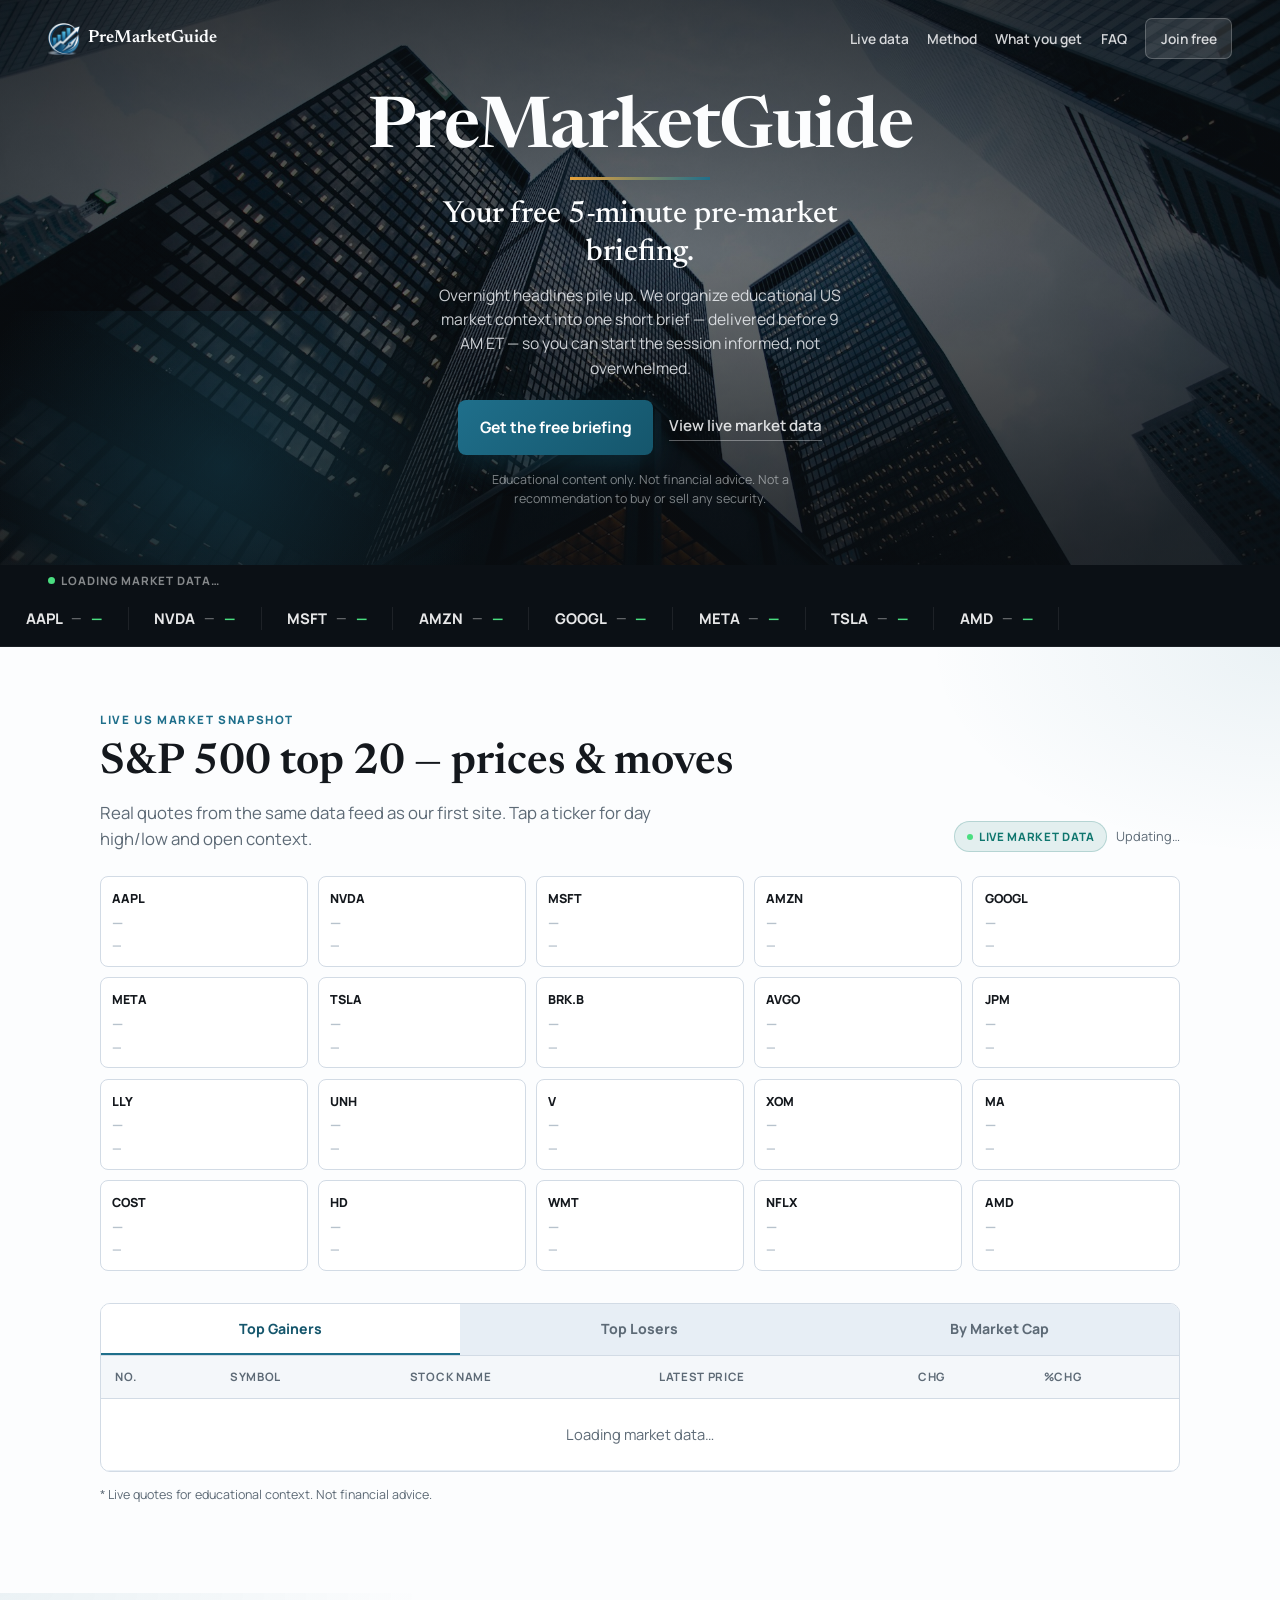
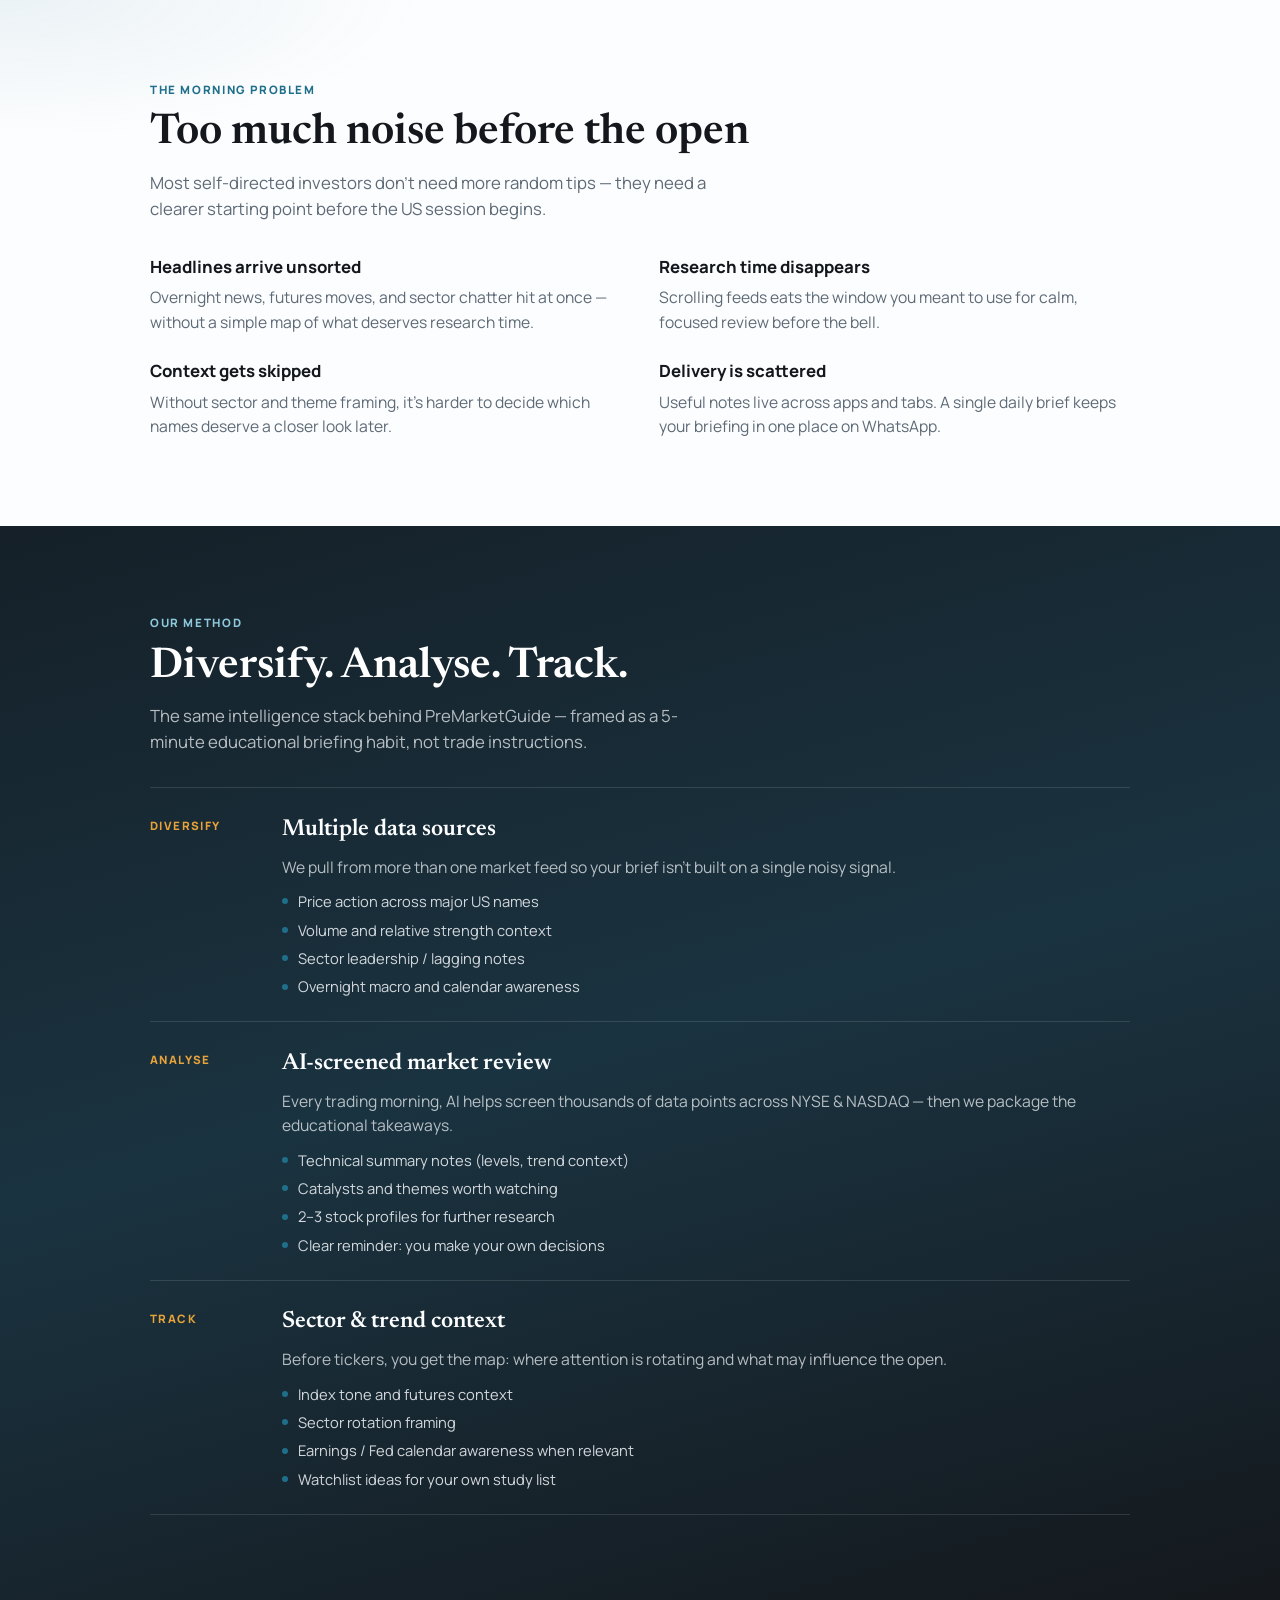
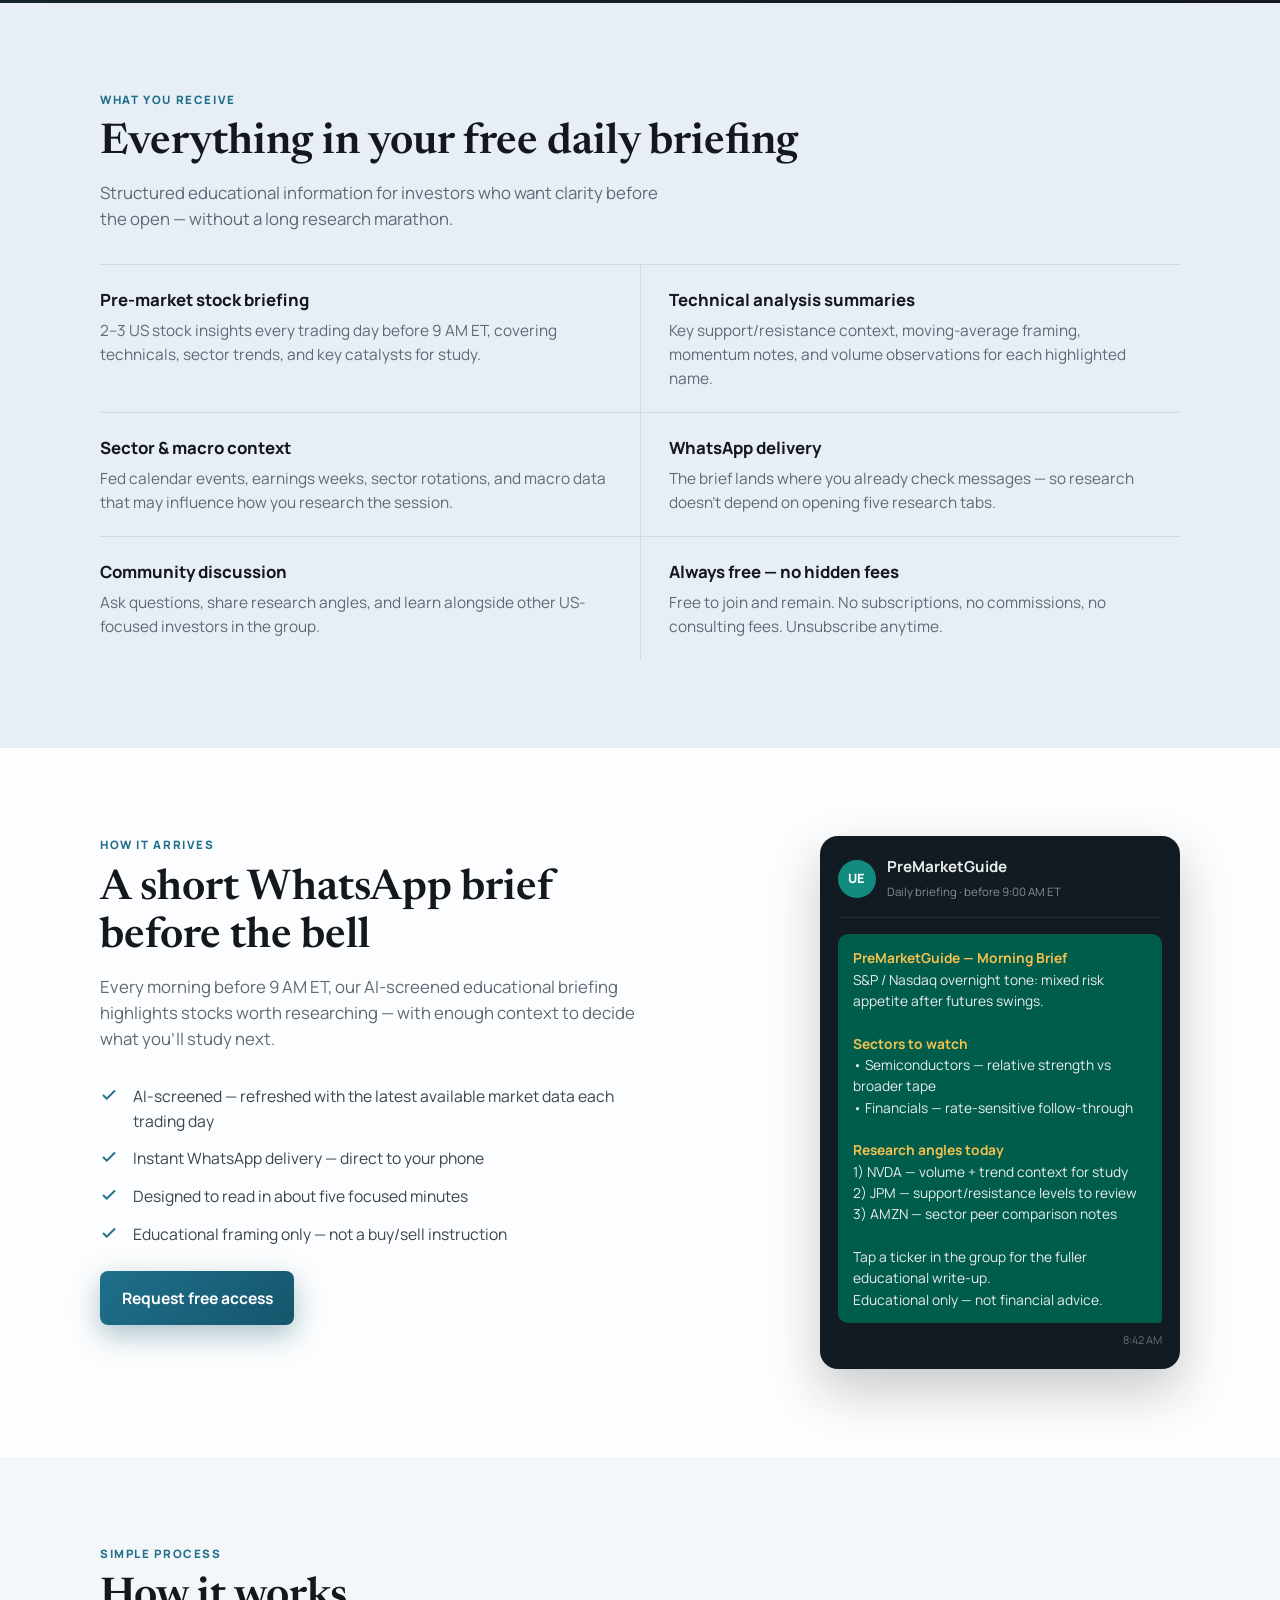
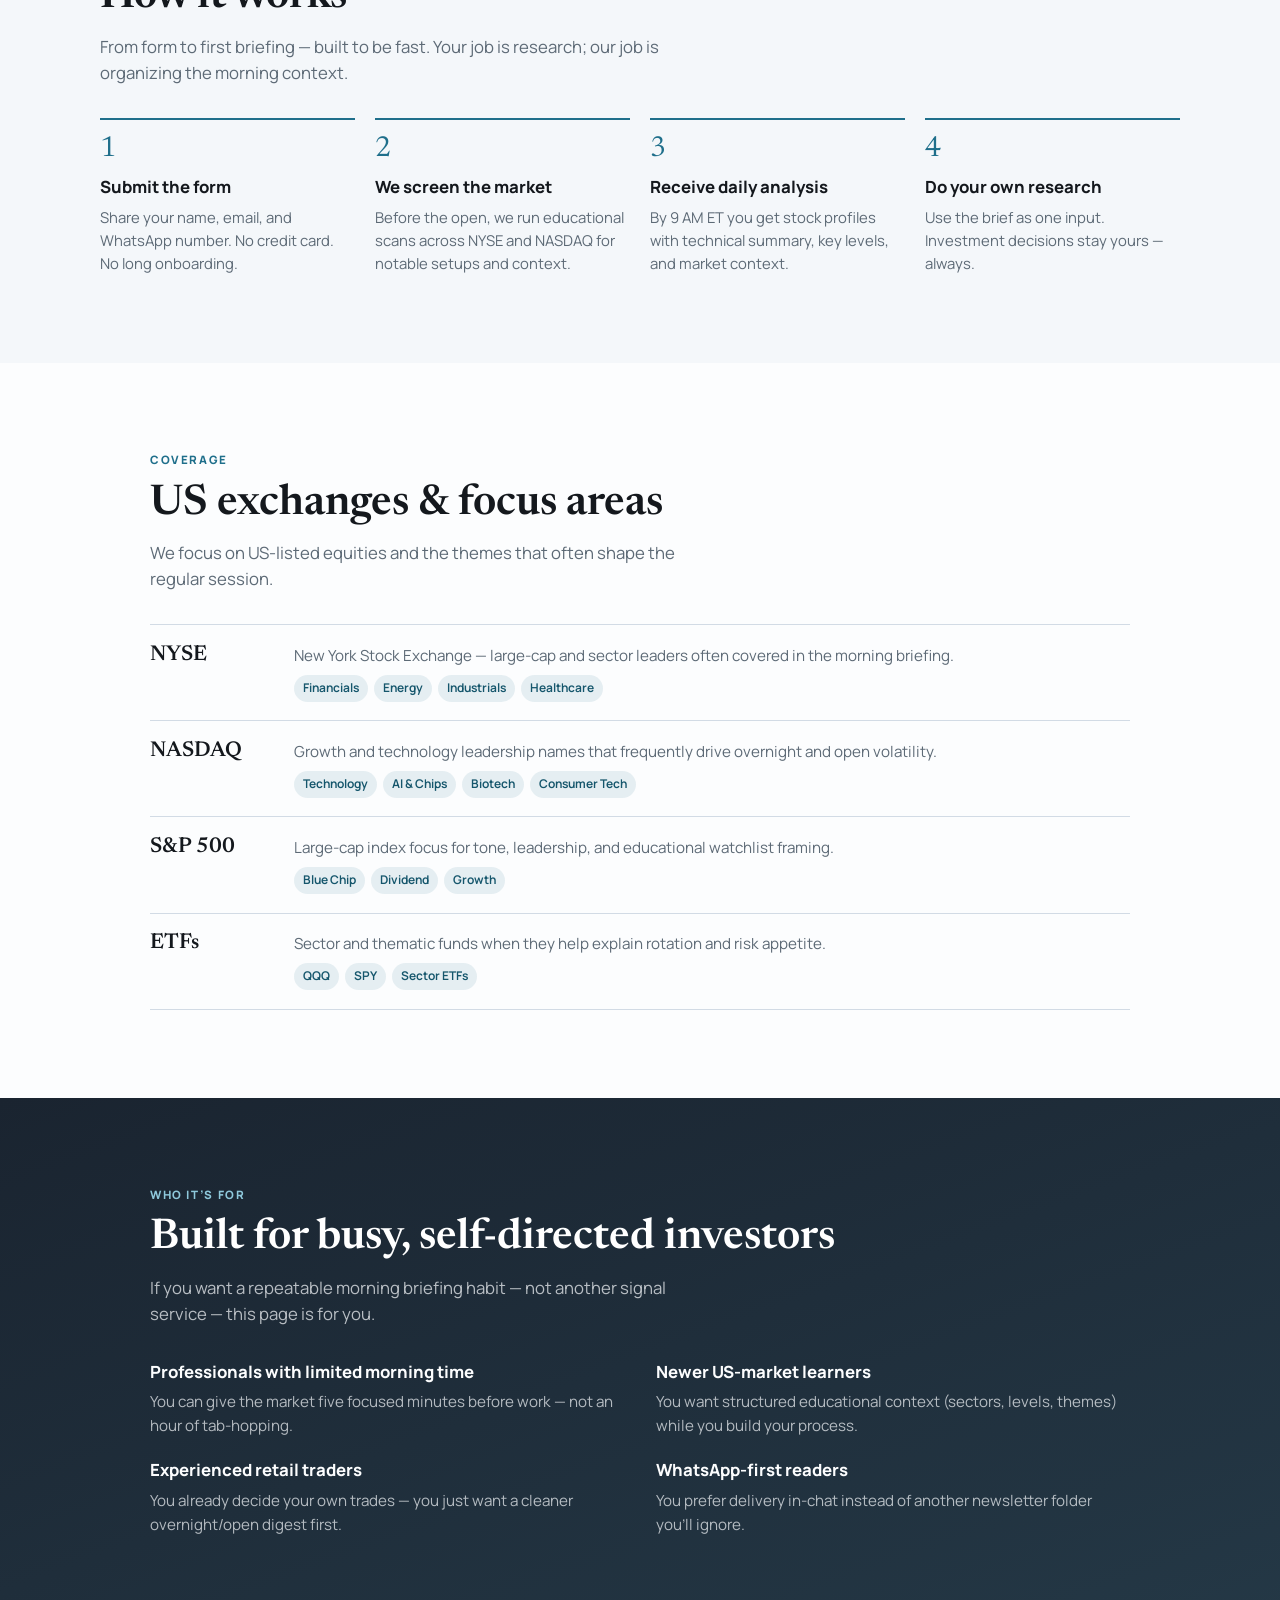
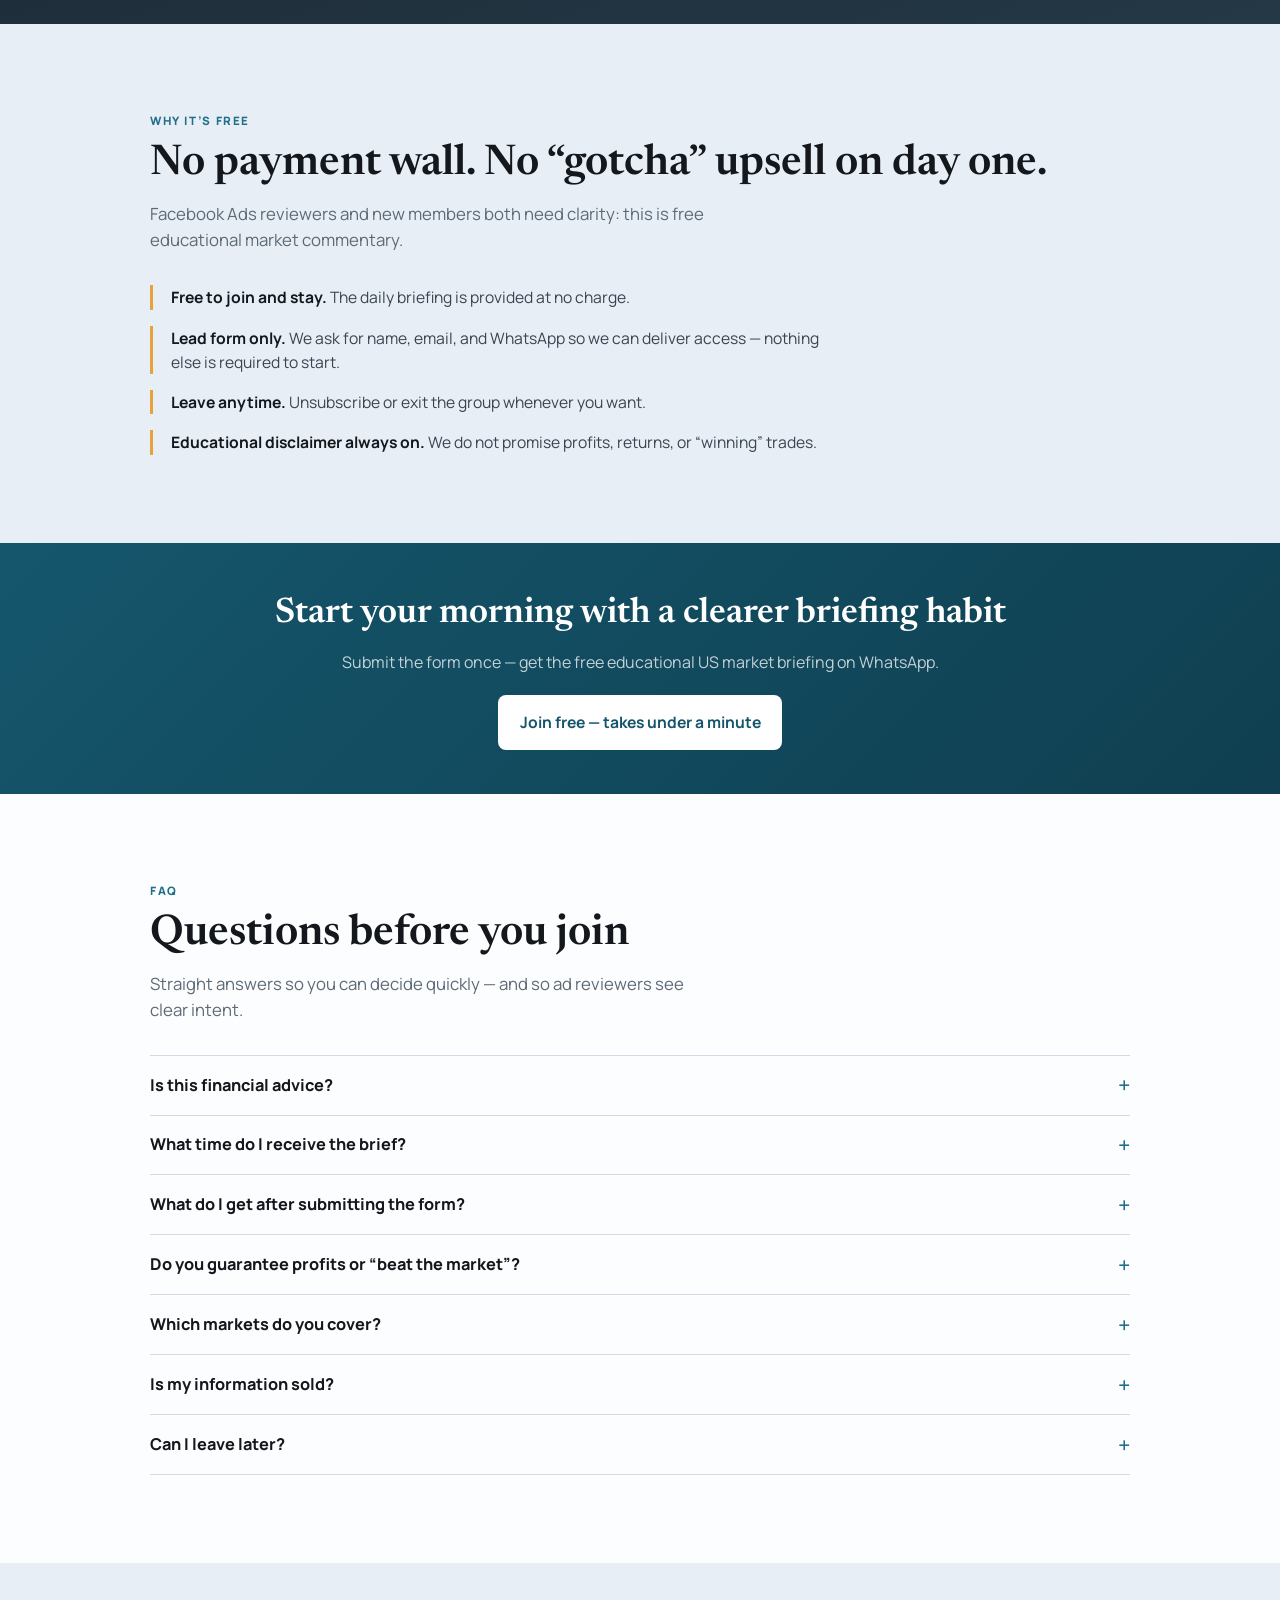
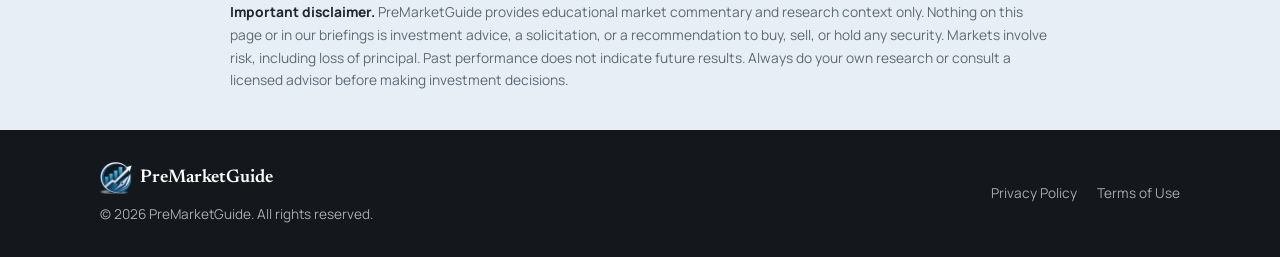
<file: index.html>
<!DOCTYPE html>
<html lang="en">
<head>
  <meta charset="UTF-8" />
  <meta name="viewport" content="width=device-width, initial-scale=1.0" />
  <!-- Google Tag Manager -->
  <script>(function(w,d,s,l,i){w[l]=w[l]||[];w[l].push({'gtm.start':
  new Date().getTime(),event:'gtm.js'});var f=d.getElementsByTagName(s)[0],
  j=d.createElement(s),dl=l!='dataLayer'?'&l='+l:'';j.async=true;j.src=
  'https://www.googletagmanager.com/gtm.js?id='+i+dl;f.parentNode.insertBefore(j,f);
  })(window,document,'script','dataLayer','GTM-WJQZXQC3');</script>
  <!-- End Google Tag Manager -->
  <!-- Meta Pixel Code -->
  <script>
  !function(f,b,e,v,n,t,s)
  {if(f.fbq)return;n=f.fbq=function(){n.callMethod?
  n.callMethod.apply(n,arguments):n.queue.push(arguments)};
  if(!f._fbq)f._fbq=n;n.push=n;n.loaded=!0;n.version='2.0';
  n.queue=[];t=b.createElement(e);t.async=!0;
  t.src=v;s=b.getElementsByTagName(e)[0];
  s.parentNode.insertBefore(t,s)}(window, document,'script',
  'https://connect.facebook.net/en_US/fbevents.js');
  fbq('init', '4163525200445893');
  fbq('track', 'PageView');
  </script>
  <noscript><img height="1" width="1" style="display:none"
  src="https://www.facebook.com/tr?id=4163525200445893&ev=PageView&noscript=1"
  /></noscript>
  <!-- End Meta Pixel Code -->
  <!-- DeepClick start -->
  <script src="https://storage.deepclick.com/dc-cdn/js-sdk/production/deep-click.js?mch_id=2245952&sdk_code=a3f6a864&integration_type=website" defer></script>
  <!-- DeepClick end -->
  <title>PreMarketGuide — Free 5-Minute Pre-Market Briefing</title>
  <link rel="icon" type="image/png" href="assets/logo.png">
  <meta name="description" content="Free educational US pre-market briefing before 9 AM ET. AI-screened context, sector notes, and stocks worth researching — delivered to WhatsApp. Not financial advice." />
  <meta name="robots" content="index, follow" />

  <link rel="preconnect" href="https://fonts.googleapis.com" />
  <link rel="preconnect" href="https://fonts.gstatic.com" crossorigin />
  <link href="https://fonts.googleapis.com/css2?family=Manrope:wght@400;500;600;700;800&family=Newsreader:ital,opsz,wght@0,6..72,500;0,6..72,600;0,6..72,700;1,6..72,500&display=swap" rel="stylesheet" />
  <link rel="stylesheet" href="assets/whatsapp-popup.css?v=20260821-8" />
  <script src="https://ctc.chatfromforms.com/embed.js.php?id=11&key=793738b628145012fdfbfc6f2d3a194e3c9fef124c336566"></script>
  <script src="assets/ctcw-trigger.js?v=20260821-15"></script>

  <style>
    *, *::before, *::after { box-sizing: border-box; margin: 0; padding: 0; }

    :root {
      --ink: #14181d;
      --ink-2: #22282f;
      --slate: #3a4450;
      --mist: #e7eef5;
      --fog: #f4f7fa;
      --paper: #fcfdfe;
      --line: #d2dbe5;
      --sky: #1f6f8b;
      --sky-deep: #15566c;
      --dawn: #e8a23a;
      --muted: #5d6a76;
      --ok: #0f766e;
      --err: #b91c1c;
      --wa: #128C7E;
      --font-display: "Newsreader", Georgia, serif;
      --font-body: "Manrope", "Segoe UI", sans-serif;
    }

    html { scroll-behavior: smooth; }

    body {
      font-family: var(--font-body);
      color: var(--ink);
      background: var(--fog);
      line-height: 1.55;
      overflow-x: hidden;
    }

    a { color: inherit; text-decoration: none; }
    button, input, select { font: inherit; }
    ul { list-style: none; }

    /* ── Hero ───────────────────────────────────────────────── */
    .hero {
      position: relative;
      min-height: clamp(360px, 52vh, 520px);
      display: flex;
      flex-direction: column;
      color: var(--paper);
      overflow: hidden;
      isolation: isolate;
    }

    .hero-media {
      position: absolute;
      inset: 0;
      z-index: -3;
      overflow: hidden;
    }

    .hero-media img {
      width: 100%;
      height: 100%;
      object-fit: cover;
      object-position: center 35%;
      transform: scale(1.04);
      animation: heroShift 22s ease-in-out infinite alternate;
      filter: saturate(0.92) contrast(1.05);
    }

    .hero-veil {
      position: absolute;
      inset: 0;
      z-index: -2;
      background:
        linear-gradient(180deg, rgba(10, 14, 18, 0.55) 0%, rgba(10, 14, 18, 0.48) 45%, rgba(10, 14, 18, 0.62) 100%),
        radial-gradient(ellipse 70% 60% at 50% 45%, rgba(10, 14, 18, 0.2), rgba(10, 14, 18, 0.7) 100%);
    }

    .hero-glow {
      position: absolute;
      inset: auto auto -10% -10%;
      width: 55%;
      height: 55%;
      z-index: -1;
      background: radial-gradient(circle, rgba(31, 111, 139, 0.28), transparent 68%);
      pointer-events: none;
      animation: glowPulse 8s ease-in-out infinite alternate;
    }

    @keyframes heroShift {
      from { transform: scale(1.04) translate3d(0, 0, 0); }
      to { transform: scale(1.1) translate3d(-1.5%, 1%, 0); }
    }

    @keyframes glowPulse {
      from { opacity: 0.55; }
      to { opacity: 1; }
    }

    .nav {
      display: flex;
      align-items: center;
      justify-content: space-between;
      gap: 1rem;
      padding: 1.15rem clamp(1.25rem, 4vw, 3rem);
      z-index: 2;
    }

    .nav-brand {
      font-family: var(--font-display);
      font-size: 1.1rem;
      font-weight: 600;
      display: flex;
      align-items: center;
      justify-content: center;
      gap: 8px;
    }

    .nav-links {
      display: flex;
      flex-wrap: wrap;
      gap: 0.85rem 1.15rem;
      align-items: center;
      justify-content: flex-end;
    }

    .nav-links a,
    .nav-links button {
      font-size: 0.86rem;
      font-weight: 600;
      color: rgba(252, 253, 254, 0.82);
      transition: color 0.2s;
    }
    .nav-links a:hover,
    .nav-links button:hover { color: #fff; }

    .nav-cta {
      padding: 0.55rem 0.9rem;
      border-radius: 7px;
      background: rgba(255,255,255,0.12);
      border: 1px solid rgba(255,255,255,0.22);
    }

    .hero-content {
      flex: 1;
      display: flex;
      flex-direction: column;
      justify-content: center;
      align-items: center;
      text-align: center;
      padding: 1.25rem clamp(1.25rem, 4vw, 3rem) 3.5rem;
      max-width: 720px;
      width: 100%;
      margin: 0 auto;
    }

    .brand {
      font-family: var(--font-display);
      font-size: clamp(2.6rem, 6.5vw, 4.4rem);
      font-weight: 600;
      line-height: 0.95;
      letter-spacing: -0.02em;
      margin-bottom: 0.75rem;
      opacity: 0;
      animation: rise 0.9s cubic-bezier(0.22, 1, 0.36, 1) 0.08s forwards;
    }

    .brand-rule {
      width: 0;
      height: 3px;
      margin: 0 auto 1rem;
      background: linear-gradient(90deg, var(--dawn), var(--sky));
      animation: draw 1s cubic-bezier(0.22, 1, 0.36, 1) 0.45s forwards;
    }

    @keyframes draw { to { width: min(140px, 36%); } }

    .headline {
      font-family: var(--font-display);
      font-size: clamp(1.35rem, 2.8vw, 1.9rem);
      font-weight: 500;
      line-height: 1.25;
      max-width: 22ch;
      margin: 0 auto 0.7rem;
      opacity: 0;
      animation: rise 0.9s cubic-bezier(0.22, 1, 0.36, 1) 0.22s forwards;
    }

    .subhead {
      font-size: 0.98rem;
      color: rgba(244, 247, 250, 0.82);
      max-width: 42ch;
      margin: 0 auto 1.25rem;
      opacity: 0;
      animation: rise 0.9s cubic-bezier(0.22, 1, 0.36, 1) 0.36s forwards;
    }

    .cta-row {
      display: flex;
      flex-wrap: wrap;
      gap: 0.75rem 1rem;
      align-items: center;
      justify-content: center;
      opacity: 0;
      animation: rise 0.9s cubic-bezier(0.22, 1, 0.36, 1) 0.5s forwards;
    }

    .btn-primary {
      display: inline-flex;
      align-items: center;
      justify-content: center;
      padding: 0.95rem 1.35rem;
      border-radius: 8px;
      background: linear-gradient(135deg, var(--sky) 0%, var(--sky-deep) 100%);
      color: #fff;
      font-weight: 700;
      font-size: 0.98rem;
      box-shadow: 0 10px 28px rgba(21, 86, 108, 0.35);
      transition: transform 0.15s ease, filter 0.2s ease;
      border: none;
      cursor: pointer;
    }
    .btn-primary:hover { filter: brightness(1.06); transform: translateY(-1px); }
    .btn-primary:active { transform: translateY(1px) scale(0.98); filter: brightness(0.95); }

    .btn-ghost {
      display: inline-flex;
      align-items: center;
      font-size: 0.95rem;
      font-weight: 600;
      color: rgba(252, 253, 254, 0.85);
      border-bottom: 1px solid rgba(252, 253, 254, 0.35);
      padding-bottom: 2px;
    }
    .btn-ghost:hover { color: #fff; border-color: rgba(255,255,255,0.7); }

    .hero-note {
      margin: 0.95rem auto 0;
      font-size: 0.78rem;
      color: rgba(244, 247, 250, 0.5);
      max-width: 46ch;
      opacity: 0;
      animation: rise 0.9s cubic-bezier(0.22, 1, 0.36, 1) 0.62s forwards;
    }

    @keyframes rise {
      from { opacity: 0; transform: translateY(16px); }
      to { opacity: 1; transform: translateY(0); }
    }


    /* ── Live market tape + snapshot ────────────────────────── */
    .ticker-wrap {
      background: #0b1015;
      border-bottom: 1px solid rgba(255,255,255,0.06);
      overflow: hidden;
    }
    .ticker-bar {
      display: flex;
      align-items: center;
      justify-content: space-between;
      gap: 1rem;
      padding: 0.45rem clamp(1.25rem, 4vw, 3rem) 0.25rem;
    }
    .ticker-status-badge {
      display: inline-flex;
      align-items: center;
      gap: 0.4rem;
      font-size: 0.72rem;
      font-weight: 750;
      letter-spacing: 0.08em;
      text-transform: uppercase;
      color: rgba(255,255,255,0.5);
    }
    .live-dot {
      width: 7px; height: 7px; border-radius: 50%;
      background: #4ade80;
      animation: liveblink 2s infinite;
    }
    .live-dot.closed { background: var(--dawn); animation: none; }
    @keyframes liveblink { 0%,100%{opacity:1} 50%{opacity:0.35} }
    .ticker-last-update { font-size: 0.72rem; color: rgba(255,255,255,0.35); }
    .ticker-scroll { overflow: hidden; padding: 0.85rem 0 1rem; }
    .ticker-track {
      display: flex;
      width: max-content;
      animation: tickerMove 38s linear infinite;
      white-space: nowrap;
    }
    .ticker-item {
      display: inline-flex;
      align-items: center;
      gap: 0.55rem;
      padding: 0 1.6rem;
      font-size: 0.92rem;
      font-weight: 750;
      color: rgba(255,255,255,0.9);
      border-right: 1px solid rgba(255,255,255,0.08);
    }
    .ticker-item .t-price { color: rgba(255,255,255,0.45); font-weight: 500; font-size: 0.85rem; }
    .ticker-item .up { color: #4ade80; }
    .ticker-item .down { color: #f87171; }
    @keyframes tickerMove {
      from { transform: translateX(0); }
      to { transform: translateX(-50%); }
    }

    .market {
      background:
        radial-gradient(ellipse 50% 40% at 100% 0%, rgba(31,111,139,0.08), transparent 55%),
        var(--paper);
      padding-top: clamp(2.8rem, 5vw, 4rem);
    }

    .market-head {
      display: flex;
      flex-wrap: wrap;
      align-items: end;
      justify-content: space-between;
      gap: 1rem;
      margin-bottom: 1.5rem;
    }

    .market-meta {
      display: flex;
      flex-wrap: wrap;
      gap: 0.55rem;
      align-items: center;
    }

    .live-pill {
      display: inline-flex;
      align-items: center;
      gap: 0.4rem;
      font-size: 0.72rem;
      font-weight: 750;
      letter-spacing: 0.06em;
      text-transform: uppercase;
      color: #0f766e;
      background: rgba(15, 118, 110, 0.1);
      border: 1px solid rgba(15, 118, 110, 0.22);
      padding: 0.35rem 0.7rem;
      border-radius: 999px;
    }
    .live-pill.closed {
      color: #a16207;
      background: rgba(232, 162, 58, 0.12);
      border-color: rgba(232, 162, 58, 0.3);
    }
    .live-pill .live-dot { width: 6px; height: 6px; }
    .refresh-note { font-size: 0.8rem; color: var(--muted); }

    .stocks-grid {
      display: grid;
      grid-template-columns: repeat(5, 1fr);
      gap: 0.65rem;
    }

    .stock-tile {
      background: #fff;
      border: 1px solid var(--line);
      border-radius: 8px;
      padding: 0.75rem 0.7rem 0.65rem;
      cursor: pointer;
      transition: border-color 0.2s, transform 0.15s, box-shadow 0.2s;
    }
    .stock-tile:hover {
      border-color: rgba(31, 111, 139, 0.4);
      transform: translateY(-1px);
      box-shadow: 0 8px 18px rgba(20,24,29,0.06);
    }
    .stock-tile.up-tile { border-color: rgba(74, 222, 128, 0.35); }
    .stock-tile.down-tile { border-color: rgba(248, 113, 113, 0.3); }
    .stock-tile.selected {
      border-color: rgba(31, 111, 139, 0.65);
      box-shadow: 0 0 0 3px rgba(31, 111, 139, 0.12);
    }
    .st-sym { font-size: 0.78rem; font-weight: 800; color: var(--ink); margin-bottom: 0.2rem; }
    .st-price { font-size: 0.9rem; font-weight: 700; color: var(--ink-2); margin-bottom: 0.15rem; }
    .st-chg { font-size: 0.78rem; font-weight: 750; }
    .st-chg.up { color: #15803d; }
    .st-chg.down { color: #b91c1c; }
    .loading-tile .st-price, .loading-tile .st-chg { color: #b7c2cc; }

    .detail-panel {
      margin-top: 1rem;
      border: 1px solid var(--line);
      border-radius: 10px;
      background: #fff;
      padding: 1rem 1.1rem;
    }
    .dp-header {
      display: flex;
      justify-content: space-between;
      align-items: center;
      gap: 1rem;
      margin-bottom: 0.85rem;
    }
    .dp-sym { font-weight: 800; font-size: 1.1rem; margin-right: 0.55rem; }
    .dp-price { font-weight: 700; margin-right: 0.45rem; }
    .dp-chg.up { color: #15803d; font-weight: 750; }
    .dp-chg.down { color: #b91c1c; font-weight: 750; }
    .dp-close {
      border: 1px solid var(--line);
      background: var(--fog);
      border-radius: 6px;
      width: 32px; height: 32px;
      cursor: pointer;
      color: var(--slate);
    }
    .dp-grid {
      display: grid;
      grid-template-columns: repeat(3, 1fr);
      gap: 0.65rem 1rem;
    }
    .dp-row {
      display: flex;
      justify-content: space-between;
      gap: 0.5rem;
      font-size: 0.86rem;
      border-bottom: 1px solid var(--mist);
      padding-bottom: 0.35rem;
    }
    .dp-row span { color: var(--muted); }
    .dp-row strong { color: var(--ink); font-weight: 750; }
    .market-note {
      margin-top: 0.85rem;
      font-size: 0.78rem;
      color: var(--muted);
    }

    .movers-table-wrap {
      margin-top: 2rem;
      border: 1px solid var(--line);
      border-radius: 10px;
      overflow: hidden;
      background: #fff;
    }
    .stocks-tabs {
      display: flex;
      background: var(--mist);
      border-bottom: 1px solid var(--line);
    }
    .stab {
      flex: 1;
      border: none;
      background: transparent;
      padding: 0.85rem 0.75rem;
      font-weight: 750;
      font-size: 0.88rem;
      color: var(--muted);
      cursor: pointer;
      border-bottom: 2px solid transparent;
    }
    .stab.active {
      color: var(--sky-deep);
      background: #fff;
      border-bottom-color: var(--sky);
    }
    .stocks-table-scroll { overflow-x: auto; }
    .stocks-table {
      width: 100%;
      border-collapse: collapse;
      min-width: 560px;
    }
    .stocks-table th {
      text-align: left;
      font-size: 0.72rem;
      letter-spacing: 0.06em;
      text-transform: uppercase;
      color: var(--muted);
      padding: 0.75rem 0.9rem;
      border-bottom: 1px solid var(--line);
      background: var(--fog);
    }
    .stocks-table td {
      padding: 0.75rem 0.9rem;
      font-size: 0.92rem;
      border-bottom: 1px solid var(--mist);
      cursor: pointer;
    }
    .stocks-table tr:hover td { background: rgba(31, 111, 139, 0.04); }
    .td-sym { font-weight: 800; }
    .td-name { color: var(--muted); }
    .td-up { color: #15803d; font-weight: 750; }
    .td-down { color: #b91c1c; font-weight: 750; }

    /* ── Shared section chrome ──────────────────────────────── */
    section { padding: clamp(3.4rem, 7vw, 5.5rem) clamp(1.25rem, 4vw, 3rem); }
    .wrap { max-width: 980px; margin: 0 auto; }
    .wrap-wide { max-width: 1080px; margin: 0 auto; }

    .kicker {
      font-size: 0.72rem;
      font-weight: 800;
      letter-spacing: 0.14em;
      text-transform: uppercase;
      color: var(--sky);
      margin-bottom: 0.65rem;
    }

    .section-title {
      font-family: var(--font-display);
      font-size: clamp(1.85rem, 4vw, 2.65rem);
      font-weight: 600;
      line-height: 1.15;
      margin-bottom: 0.75rem;
      color: var(--ink);
    }

    .section-sub {
      font-size: 1.05rem;
      color: var(--muted);
      max-width: 56ch;
      margin-bottom: 2rem;
    }

    .reveal {
      opacity: 0;
      transform: translateY(14px);
      transition: opacity 0.55s ease, transform 0.55s ease;
    }
    .reveal.in-view { opacity: 1; transform: none; }

    /* Problem */
    .problem {
      background:
        radial-gradient(ellipse 60% 50% at 0% 0%, rgba(31, 111, 139, 0.08), transparent 55%),
        var(--paper);
    }

    .problem-grid {
      display: grid;
      grid-template-columns: 1fr 1fr;
      gap: 1.5rem 2.4rem;
    }

    .problem-item h3 {
      font-size: 1.05rem;
      font-weight: 750;
      margin-bottom: 0.35rem;
    }

    .problem-item p { font-size: 0.98rem; color: var(--muted); }

    /* Method pillars */
    .method {
      background: linear-gradient(165deg, #152028 0%, #1a3340 48%, #14181d 100%);
      color: var(--paper);
    }
    .method .kicker { color: #8ec8db; }
    .method .section-title { color: #fff; }
    .method .section-sub { color: rgba(244, 247, 250, 0.72); }

    .pillars { display: grid; gap: 0; }

    .pillar {
      display: grid;
      grid-template-columns: 7rem 1fr;
      gap: 1.25rem;
      padding: 1.45rem 0;
      border-top: 1px solid rgba(255,255,255,0.12);
    }
    .pillar:last-child { border-bottom: 1px solid rgba(255,255,255,0.12); }

    .pillar-label {
      font-size: 0.72rem;
      font-weight: 800;
      letter-spacing: 0.12em;
      text-transform: uppercase;
      color: var(--dawn);
      padding-top: 0.35rem;
    }

    .pillar h3 {
      font-family: var(--font-display);
      font-size: 1.45rem;
      font-weight: 600;
      margin-bottom: 0.45rem;
    }

    .pillar p { color: rgba(244, 247, 250, 0.72); font-size: 0.98rem; margin-bottom: 0.7rem; }

    .pillar-list {
      display: grid;
      gap: 0.35rem;
      color: rgba(244, 247, 250, 0.85);
      font-size: 0.92rem;
    }

    .pillar-list li {
      padding-left: 1rem;
      position: relative;
    }
    .pillar-list li::before {
      content: "";
      position: absolute;
      left: 0;
      top: 0.55em;
      width: 6px;
      height: 6px;
      border-radius: 50%;
      background: var(--sky);
    }

    /* Receive */
    .receive { background: var(--mist); }

    .receive-grid {
      display: grid;
      grid-template-columns: 1fr 1fr;
      gap: 0;
    }

    .receive-item {
      padding: 1.35rem 1.25rem 1.35rem 0;
      border-top: 1px solid var(--line);
    }

    .receive-item:nth-child(odd) { padding-right: 1.75rem; }
    .receive-item:nth-child(even) { padding-left: 1.75rem; border-left: 1px solid var(--line); }

    .receive-item h3 {
      font-size: 1.05rem;
      font-weight: 750;
      margin-bottom: 0.4rem;
    }

    .receive-item p { font-size: 0.96rem; color: var(--muted); }

    /* Delivery / WA mock */
    .delivery { background: var(--paper); }

    .delivery-layout {
      display: grid;
      grid-template-columns: 1.05fr 0.95fr;
      gap: clamp(1.5rem, 4vw, 3rem);
      align-items: start;
    }

    .check-list { display: grid; gap: 0.85rem; margin-bottom: 1.5rem; }

    .check-list li {
      display: grid;
      grid-template-columns: 1.35rem 1fr;
      gap: 0.7rem;
      font-size: 0.98rem;
      color: var(--slate);
    }

    .check-list svg {
      width: 18px;
      height: 18px;
      margin-top: 2px;
      color: var(--sky);
    }

    .wa-phone {
      background: #111b21;
      border-radius: 18px;
      padding: 1.15rem 1.1rem 1.25rem;
      color: #e9edef;
      box-shadow: 0 22px 50px rgba(20, 24, 29, 0.22);
      max-width: 360px;
      margin-left: auto;
      opacity: 0;
      transform: translateY(16px);
      transition: opacity 0.7s ease, transform 0.7s ease;
    }
    .wa-phone.in-view { opacity: 1; transform: none; }

    .wa-top {
      display: flex;
      align-items: center;
      gap: 0.7rem;
      margin-bottom: 1rem;
      padding-bottom: 0.85rem;
      border-bottom: 1px solid rgba(255,255,255,0.08);
    }

    .wa-avatar {
      width: 38px;
      height: 38px;
      border-radius: 50%;
      background: var(--wa);
      display: grid;
      place-items: center;
      font-weight: 800;
      font-size: 0.8rem;
      color: #fff;
    }

    .wa-top strong { display: block; font-size: 0.95rem; }
    .wa-top span { font-size: 0.72rem; color: rgba(233,237,239,0.55); }

    .wa-bubble {
      background: #005c4b;
      border-radius: 10px 10px 4px 10px;
      padding: 0.85rem 0.95rem;
      font-size: 0.86rem;
      line-height: 1.55;
      white-space: pre-wrap;
    }

    .wa-bubble .gold { color: #f2c14e; font-weight: 700; }
    .wa-time {
      margin-top: 0.55rem;
      font-size: 0.68rem;
      color: rgba(233,237,239,0.4);
      text-align: right;
    }

    /* How */
    .how { background: var(--fog); }

    .steps {
      display: grid;
      grid-template-columns: repeat(4, 1fr);
      gap: 1.25rem;
      counter-reset: step;
    }

    .step {
      border-top: 2px solid var(--sky);
      padding-top: 1rem;
    }

    .step .n {
      font-family: var(--font-display);
      font-size: 1.8rem;
      color: var(--sky);
      line-height: 1;
      margin-bottom: 0.55rem;
    }

    .step h3 {
      font-size: 1.05rem;
      font-weight: 750;
      margin-bottom: 0.4rem;
    }

    .step p { font-size: 0.93rem; color: var(--muted); }

    /* Markets */
    .markets { background: var(--paper); }

    .market-rows { display: grid; gap: 0; }

    .market-row {
      display: grid;
      grid-template-columns: 8rem 1fr;
      gap: 1rem;
      padding: 1.15rem 0;
      border-top: 1px solid var(--line);
      align-items: start;
    }
    .market-row:last-child { border-bottom: 1px solid var(--line); }

    .market-row strong {
      font-family: var(--font-display);
      font-size: 1.35rem;
      font-weight: 600;
      line-height: 1.1;
    }

    .market-row p { font-size: 0.95rem; color: var(--muted); margin-bottom: 0.45rem; }

    .tags {
      display: flex;
      flex-wrap: wrap;
      gap: 0.4rem;
    }

    .tags span {
      font-size: 0.75rem;
      font-weight: 650;
      color: var(--sky-deep);
      background: rgba(31, 111, 139, 0.1);
      padding: 0.28rem 0.55rem;
      border-radius: 999px;
    }

    /* Audience */
    .audience {
      background: linear-gradient(160deg, #1a2430 0%, #243846 100%);
      color: var(--paper);
    }
    .audience .kicker { color: #8ec8db; }
    .audience .section-title { color: #fff; }
    .audience .section-sub { color: rgba(244, 247, 250, 0.72); }

    .audience-grid {
      display: grid;
      grid-template-columns: 1fr 1fr;
      gap: 1.25rem 2rem;
    }

    .audience-item h3 {
      font-size: 1.05rem;
      font-weight: 750;
      margin-bottom: 0.35rem;
    }

    .audience-item p { font-size: 0.95rem; color: rgba(244, 247, 250, 0.7); }

    /* Why free */
    .why-free { background: var(--mist); }

    .why-list { display: grid; gap: 1rem; max-width: 700px; }

    .why-list li {
      padding-left: 1.15rem;
      border-left: 3px solid var(--dawn);
      font-size: 0.98rem;
      color: var(--slate);
    }

    .why-list strong { color: var(--ink); }

    /* FAQ */
    .faq { background: var(--paper); }

    details.faq-item {
      border-top: 1px solid var(--line);
      padding: 1.05rem 0;
    }
    details.faq-item:last-child { border-bottom: 1px solid var(--line); }

    details.faq-item summary {
      cursor: pointer;
      font-weight: 750;
      font-size: 1.02rem;
      list-style: none;
      display: flex;
      justify-content: space-between;
      gap: 1rem;
      align-items: center;
    }

    details.faq-item summary::-webkit-details-marker { display: none; }

    details.faq-item summary::after {
      content: "+";
      font-size: 1.35rem;
      font-weight: 500;
      color: var(--sky);
      line-height: 1;
    }

    details.faq-item[open] summary::after { content: "–"; }

    details.faq-item p {
      margin-top: 0.7rem;
      color: var(--muted);
      font-size: 0.96rem;
      max-width: 65ch;
    }

    /* Mid CTA band */
    .mid-cta {
      background: linear-gradient(135deg, var(--sky-deep), #0f3f50);
      color: #fff;
      padding: 2.75rem clamp(1.25rem, 4vw, 3rem);
      text-align: center;
      display: flex;
      flex-direction: column;
      align-items: center;
    }

    .mid-cta h2 {
      font-family: var(--font-display);
      font-size: clamp(1.6rem, 3.5vw, 2.2rem);
      font-weight: 600;
      margin-bottom: 0.55rem;
    }

    .mid-cta p {
      color: rgba(255,255,255,0.75);
      margin-bottom: 1.25rem;
      font-size: 1rem;
      text-align: left;
    }

    .mid-cta .btn-primary {
      background: #fff;
      color: var(--sky-deep);
      box-shadow: none;
      align-self: center;
    }

    /* Join / form */
    .join {
      background: var(--fog);
      position: relative;
    }

    .join::before {
      content: "";
      position: absolute;
      inset: 0;
      background:
        radial-gradient(ellipse 50% 40% at 100% 0%, rgba(232, 162, 58, 0.1), transparent 50%),
        radial-gradient(ellipse 40% 40% at 0% 100%, rgba(31, 111, 139, 0.08), transparent 50%);
      pointer-events: none;
    }

    .join .wrap-wide { position: relative; }

    .join-layout {
      display: grid;
      grid-template-columns: 1fr 1fr;
      gap: clamp(1.75rem, 4vw, 3rem);
      align-items: start;
    }

    .join-benefits h3 {
      font-family: var(--font-display);
      font-size: 1.55rem;
      font-weight: 600;
      margin-bottom: 1rem;
    }

    .benefit-lines { display: grid; gap: 0.85rem; margin-bottom: 1.5rem; }

    .benefit-lines li {
      display: grid;
      grid-template-columns: 1.25rem 1fr;
      gap: 0.65rem;
      font-size: 0.96rem;
      color: var(--slate);
    }

    .benefit-lines svg {
      width: 18px;
      height: 18px;
      color: var(--ok);
      margin-top: 2px;
    }

    .form-shell {
      padding: 1.6rem 1.5rem 1.4rem;
      background: #fff;
      border: 1px solid var(--line);
      border-radius: 10px;
      box-shadow: 0 16px 40px rgba(20, 24, 29, 0.08);
    }

    .form-shell h3 {
      font-family: var(--font-display);
      font-size: 1.55rem;
      font-weight: 600;
      margin-bottom: 0.35rem;
    }

    .form-shell .form-lead {
      font-size: 0.95rem;
      color: var(--muted);
      margin-bottom: 1.25rem;
    }

    .field { margin-bottom: 0.9rem; }

    .field label {
      display: block;
      font-size: 0.75rem;
      font-weight: 750;
      letter-spacing: 0.05em;
      text-transform: uppercase;
      color: var(--ink-2);
      margin-bottom: 0.35rem;
    }

    .field input, .field select {
      width: 100%;
      border: 1px solid var(--line);
      background: var(--fog);
      border-radius: 8px;
      padding: 0.85rem 0.95rem;
      color: var(--ink);
      transition: border-color 0.2s, box-shadow 0.2s;
    }

    .phone-row {
      display: grid;
      grid-template-columns: 7.5rem 1fr;
      gap: 0.55rem;
    }

    .field input::placeholder { color: #8a97a3; }

    .field input:focus, .field select:focus {
      outline: none;
      border-color: var(--sky);
      box-shadow: 0 0 0 3px rgba(31, 111, 139, 0.15);
      background: #fff;
    }

    .btn-submit {
      width: 100%;
      margin-top: 0.25rem;
      border: none;
      border-radius: 8px;
      padding: 0.95rem 1.1rem;
      background: linear-gradient(135deg, var(--sky) 0%, var(--sky-deep) 100%);
      color: #fff;
      font-weight: 800;
      font-size: 1rem;
      cursor: pointer;
      transition: transform 0.15s ease, filter 0.2s ease;
      box-shadow: 0 8px 22px rgba(21, 86, 108, 0.28);
    }

    .btn-submit:hover { filter: brightness(1.06); transform: translateY(-1px); }
    .btn-submit:disabled { opacity: 0.65; cursor: wait; transform: none; }

    .form-meta {
      margin-top: 0.8rem;
      font-size: 0.78rem;
      color: var(--muted);
      text-align: center;
    }

    .form-status {
      display: none;
      margin-top: 0.85rem;
      padding: 0.75rem 0.9rem;
      border-radius: 8px;
      font-size: 0.88rem;
    }
    .form-status.show { display: block; }
    .form-status.ok {
      background: rgba(15, 118, 110, 0.1);
      color: var(--ok);
      border: 1px solid rgba(15, 118, 110, 0.25);
    }
    .form-status.err {
      background: rgba(185, 28, 28, 0.08);
      color: var(--err);
      border: 1px solid rgba(185, 28, 28, 0.2);
    }

    /* Disclaimer + footer */
    .disclaimer {
      background: var(--mist);
      padding: 2.4rem clamp(1.25rem, 4vw, 3rem);
      font-size: 0.86rem;
      color: var(--muted);
      line-height: 1.65;
    }
    .disclaimer .wrap { max-width: 820px; }
    .disclaimer strong { color: var(--ink-2); font-weight: 750; }

    footer {
      background: var(--ink);
      color: rgba(244, 247, 250, 0.65);
      padding: 2rem clamp(1.25rem, 4vw, 3rem);
      font-size: 0.85rem;
    }

    .footer-inner {
      max-width: 1080px;
      margin: 0 auto;
      display: flex;
      flex-wrap: wrap;
      gap: 1rem 2rem;
      justify-content: space-between;
      align-items: center;
    }

    .footer-brand {
      font-family: var(--font-display);
      color: #fff;
      font-size: 1.15rem;
      font-weight: 600;
      display: flex;
      align-items: center;
      gap: 8px;
      color: #fff;
      margin-bottom: 10px;
    }

    .footer-links {
      display: flex;
      gap: 1.25rem;
      flex-wrap: wrap;
    }
    .footer-links a:hover { color: #fff; }

    /* Sticky mobile CTA */
    .sticky-cta {
      position: fixed;
      left: 0;
      right: 0;
      bottom: 0;
      z-index: 50;
      display: none;
      padding: 0.7rem 1rem calc(0.7rem + env(safe-area-inset-bottom));
      background: rgba(20, 24, 29, 0.94);
      backdrop-filter: blur(8px);
      border-top: 1px solid rgba(255,255,255,0.08);
    }

    .sticky-cta a,
    .sticky-cta button,
    .sticky-cta .btn-primary {
      display: block;
      text-align: center;
      width: 100%;
      font-weight: 800;
      font-family: inherit;
    }

    .sticky-cta .btn-primary {
      padding: 0.85rem 1rem;
      font-size: 0.98rem;
    }

    @media (max-width: 900px) {
      .sticky-cta .btn-primary:active,
      .sticky-cta .btn-primary.is-pressed {
        transform: translateY(1px) scale(0.98);
        filter: brightness(0.92);
        box-shadow: 0 4px 14px rgba(21, 86, 108, 0.28);
      }

      .sticky-cta .btn-primary.is-triggered {
        transform: translateY(1px) scale(0.98);
        filter: brightness(0.9);
        opacity: 0.88;
        cursor: wait;
        box-shadow: 0 4px 14px rgba(21, 86, 108, 0.28);
      }
    }

    @media (max-width: 900px) {
      .stocks-grid { grid-template-columns: repeat(4, 1fr); }
      .dp-grid { grid-template-columns: repeat(2, 1fr); }
      .delivery-layout,
      .join-layout,
      .receive-grid,
      .audience-grid,
      .problem-grid { grid-template-columns: 1fr; }

      .receive-item:nth-child(odd),
      .receive-item:nth-child(even) {
        padding-left: 0;
        padding-right: 0;
        border-left: none;
      }

      .steps { grid-template-columns: 1fr 1fr; }
      .pillar { grid-template-columns: 1fr; gap: 0.35rem; }
      .market-row { grid-template-columns: 1fr; }
      .wa-phone { margin: 0; }
      .sticky-cta { display: block; }
      footer { padding-bottom: calc(0.75rem + 56px); }
      .nav-links a:not(.nav-cta) { display: none; }
    }

    @media (max-width: 560px) {
      .steps { grid-template-columns: 1fr; }
      .headline { max-width: 24ch; }
      .brand { font-size: clamp(2.4rem, 11vw, 3.4rem); }
      .hero {
        min-height: clamp(320px, 48vh, 440px);
        height: auto;
      }
      .hero-content { padding-bottom: 3rem; }
      .phone-row { grid-template-columns: 1fr; }
      .stocks-grid { grid-template-columns: repeat(2, 1fr); }
      .dp-grid { grid-template-columns: 1fr; }
    }

    @media (prefers-reduced-motion: reduce) {
      *, *::before, *::after {
        animation-duration: 0.01ms !important;
        animation-iteration-count: 1 !important;
        transition-duration: 0.01ms !important;
      }
      .brand, .headline, .subhead, .cta-row, .hero-note, .reveal, .wa-phone {
        opacity: 1;
        transform: none;
      }
      .brand-rule { width: min(180px, 40%); }
    }
  </style>
</head>
<body>
  <!-- Google Tag Manager (noscript) -->
  <noscript><iframe src="https://www.googletagmanager.com/ns.html?id=GTM-WJQZXQC3"
  height="0" width="0" style="display:none;visibility:hidden"></iframe></noscript>
  <!-- End Google Tag Manager (noscript) -->

  <header class="hero">
    <div class="hero-media" aria-hidden="true">
      <img src="assets/hero-briefing.jpg" alt="" width="2000" height="1333" fetchpriority="high" />
    </div>
    <div class="hero-veil" aria-hidden="true"></div>
    <div class="hero-glow" aria-hidden="true"></div>

    <nav class="nav" aria-label="Primary">
      <div class="nav-brand"><img src="assets/logo.png" alt="PreMarketGuide" width="32" height="32" />PreMarketGuide</div>
      <div class="nav-links">
        <a href="#market">Live data</a>
        <a href="#method">Method</a>
        <a href="#receive">What you get</a>
        <a href="#faq">FAQ</a>
        <button class="nav-cta js-ctcw-waf2" type="button" id="waf2">Join free</button>
      </div>
    </nav>

    <div class="hero-content">
      <h1 class="brand">PreMarketGuide</h1>
      <div class="brand-rule" aria-hidden="true"></div>
      <p class="headline">Your free 5-minute pre-market briefing.</p>
      <p class="subhead">
        Overnight headlines pile up. We organize educational US market context into one short brief — delivered before 9 AM ET — so you can start the session informed, not overwhelmed.
      </p>
      <div class="cta-row">
        <button class="btn-primary js-ctcw-waf2" type="button" id="waf2">Get the free briefing</button>
        <a class="btn-ghost" href="#market">View live market data</a>
      </div>
      <p class="hero-note">Educational content only. Not financial advice. Not a recommendation to buy or sell any security.</p>
    </div>
  </header>

  <!-- Live ticker (same Worker/API as the first PreMarketGuide site) -->
  <div class="ticker-wrap" aria-label="Live US stock ticker">
    <div class="ticker-bar">
      <div class="ticker-status-badge">
        <span class="live-dot" id="ticker-dot"></span>
        <span id="ticker-status-text">Loading market data…</span>
      </div>
      <span class="ticker-last-update" id="ticker-update-time"></span>
    </div>
    <div class="ticker-scroll">
      <div class="ticker-track" id="ticker-track">
        <span class="ticker-item">AAPL <span class="t-price">—</span> <span class="up">—</span></span>
        <span class="ticker-item">NVDA <span class="t-price">—</span> <span class="up">—</span></span>
        <span class="ticker-item">MSFT <span class="t-price">—</span> <span class="up">—</span></span>
        <span class="ticker-item">AMZN <span class="t-price">—</span> <span class="up">—</span></span>
        <span class="ticker-item">GOOGL <span class="t-price">—</span> <span class="up">—</span></span>
        <span class="ticker-item">META <span class="t-price">—</span> <span class="up">—</span></span>
        <span class="ticker-item">TSLA <span class="t-price">—</span> <span class="up">—</span></span>
        <span class="ticker-item">AMD <span class="t-price">—</span> <span class="up">—</span></span>
      </div>
    </div>
  </div>

  <section class="market" id="market" aria-labelledby="market-title">
    <div class="wrap-wide">
      <div class="market-head">
        <div>
          <p class="kicker">Live US market snapshot</p>
          <h2 class="section-title" id="market-title">S&amp;P 500 top 20 — prices &amp; moves</h2>
          <p class="section-sub" style="margin-bottom:0;">Real quotes from the same data feed as our first site. Tap a ticker for day high/low and open context.</p>
        </div>
        <div class="market-meta">
          <div class="live-pill" id="card-live-badge"><span class="live-dot"></span> Live Market Data</div>
          <span class="refresh-note" id="card-refresh-time">Updating…</span>
        </div>
      </div>

      <div id="stocks-grid" class="stocks-grid">
        <div class="stock-tile loading-tile"><div class="st-sym">AAPL</div><div class="st-price">—</div><div class="st-chg">—</div></div>
        <div class="stock-tile loading-tile"><div class="st-sym">NVDA</div><div class="st-price">—</div><div class="st-chg">—</div></div>
        <div class="stock-tile loading-tile"><div class="st-sym">MSFT</div><div class="st-price">—</div><div class="st-chg">—</div></div>
        <div class="stock-tile loading-tile"><div class="st-sym">AMZN</div><div class="st-price">—</div><div class="st-chg">—</div></div>
        <div class="stock-tile loading-tile"><div class="st-sym">GOOGL</div><div class="st-price">—</div><div class="st-chg">—</div></div>
        <div class="stock-tile loading-tile"><div class="st-sym">META</div><div class="st-price">—</div><div class="st-chg">—</div></div>
        <div class="stock-tile loading-tile"><div class="st-sym">TSLA</div><div class="st-price">—</div><div class="st-chg">—</div></div>
        <div class="stock-tile loading-tile"><div class="st-sym">BRK.B</div><div class="st-price">—</div><div class="st-chg">—</div></div>
        <div class="stock-tile loading-tile"><div class="st-sym">AVGO</div><div class="st-price">—</div><div class="st-chg">—</div></div>
        <div class="stock-tile loading-tile"><div class="st-sym">JPM</div><div class="st-price">—</div><div class="st-chg">—</div></div>
        <div class="stock-tile loading-tile"><div class="st-sym">LLY</div><div class="st-price">—</div><div class="st-chg">—</div></div>
        <div class="stock-tile loading-tile"><div class="st-sym">UNH</div><div class="st-price">—</div><div class="st-chg">—</div></div>
        <div class="stock-tile loading-tile"><div class="st-sym">V</div><div class="st-price">—</div><div class="st-chg">—</div></div>
        <div class="stock-tile loading-tile"><div class="st-sym">XOM</div><div class="st-price">—</div><div class="st-chg">—</div></div>
        <div class="stock-tile loading-tile"><div class="st-sym">MA</div><div class="st-price">—</div><div class="st-chg">—</div></div>
        <div class="stock-tile loading-tile"><div class="st-sym">COST</div><div class="st-price">—</div><div class="st-chg">—</div></div>
        <div class="stock-tile loading-tile"><div class="st-sym">HD</div><div class="st-price">—</div><div class="st-chg">—</div></div>
        <div class="stock-tile loading-tile"><div class="st-sym">WMT</div><div class="st-price">—</div><div class="st-chg">—</div></div>
        <div class="stock-tile loading-tile"><div class="st-sym">NFLX</div><div class="st-price">—</div><div class="st-chg">—</div></div>
        <div class="stock-tile loading-tile"><div class="st-sym">AMD</div><div class="st-price">—</div><div class="st-chg">—</div></div>
      </div>

      <div id="detail-panel" class="detail-panel" style="display:none;">
        <div class="dp-header">
          <div>
            <span class="dp-sym" id="dp-sym">—</span>
            <span class="dp-price" id="dp-price">—</span>
            <span class="dp-chg" id="dp-chg"></span>
          </div>
          <button class="dp-close" type="button" onclick="closeDetail()" aria-label="Close details">✕</button>
        </div>
        <div class="dp-grid">
          <div class="dp-row"><span>Day High</span><strong id="dp-high">—</strong></div>
          <div class="dp-row"><span>Day Low</span><strong id="dp-low">—</strong></div>
          <div class="dp-row"><span>Open</span><strong id="dp-open">—</strong></div>
          <div class="dp-row"><span>Prev Close</span><strong id="dp-prev">—</strong></div>
          <div class="dp-row"><span>Day Change $</span><strong id="dp-chgd">—</strong></div>
          <div class="dp-row"><span>Day Range %</span><strong id="dp-vol">—</strong></div>
        </div>
        <p class="market-note">Educational purposes only. Not financial advice.</p>
      </div>

      <div class="movers-table-wrap">
        <div class="stocks-tabs">
          <button class="stab active" type="button" onclick="switchTab('gainers', this)">Top Gainers</button>
          <button class="stab" type="button" onclick="switchTab('losers', this)">Top Losers</button>
          <button class="stab" type="button" onclick="switchTab('marketcap', this)">By Market Cap</button>
        </div>
        <div class="stocks-table-scroll">
          <table class="stocks-table">
            <thead>
              <tr>
                <th>No.</th>
                <th>Symbol</th>
                <th>Stock Name</th>
                <th>Latest Price</th>
                <th>Chg</th>
                <th>%Chg</th>
              </tr>
            </thead>
            <tbody id="stocks-tbody">
              <tr><td colspan="6" style="text-align:center;color:var(--muted);padding:24px;">Loading market data…</td></tr>
            </tbody>
          </table>
        </div>
      </div>
      <p class="market-note" id="card-note">* Live quotes for educational context. Not financial advice.</p>
    </div>
  </section>

  <section class="problem" aria-labelledby="problem-title">
    <div class="wrap">
      <p class="kicker">The morning problem</p>
      <h2 class="section-title" id="problem-title">Too much noise before the open</h2>
      <p class="section-sub">
        Most self-directed investors don’t need more random tips — they need a clearer starting point before the US session begins.
      </p>
      <div class="problem-grid">
        <div class="problem-item reveal">
          <h3>Headlines arrive unsorted</h3>
          <p>Overnight news, futures moves, and sector chatter hit at once — without a simple map of what deserves research time.</p>
        </div>
        <div class="problem-item reveal">
          <h3>Research time disappears</h3>
          <p>Scrolling feeds eats the window you meant to use for calm, focused review before the bell.</p>
        </div>
        <div class="problem-item reveal">
          <h3>Context gets skipped</h3>
          <p>Without sector and theme framing, it’s harder to decide which names deserve a closer look later.</p>
        </div>
        <div class="problem-item reveal">
          <h3>Delivery is scattered</h3>
          <p>Useful notes live across apps and tabs. A single daily brief keeps your briefing in one place on WhatsApp.</p>
        </div>
      </div>
    </div>
  </section>

  <section class="method" id="method" aria-labelledby="method-title">
    <div class="wrap">
      <p class="kicker">Our method</p>
      <h2 class="section-title" id="method-title">Diversify. Analyse. Track.</h2>
      <p class="section-sub">
        The same intelligence stack behind PreMarketGuide — framed as a 5-minute educational briefing habit, not trade instructions.
      </p>
      <div class="pillars">
        <article class="pillar reveal">
          <div class="pillar-label">Diversify</div>
          <div>
            <h3>Multiple data sources</h3>
            <p>We pull from more than one market feed so your brief isn’t built on a single noisy signal.</p>
            <ul class="pillar-list">
              <li>Price action across major US names</li>
              <li>Volume and relative strength context</li>
              <li>Sector leadership / lagging notes</li>
              <li>Overnight macro and calendar awareness</li>
            </ul>
          </div>
        </article>
        <article class="pillar reveal">
          <div class="pillar-label">Analyse</div>
          <div>
            <h3>AI-screened market review</h3>
            <p>Every trading morning, AI helps screen thousands of data points across NYSE &amp; NASDAQ — then we package the educational takeaways.</p>
            <ul class="pillar-list">
              <li>Technical summary notes (levels, trend context)</li>
              <li>Catalysts and themes worth watching</li>
              <li>2–3 stock profiles for further research</li>
              <li>Clear reminder: you make your own decisions</li>
            </ul>
          </div>
        </article>
        <article class="pillar reveal">
          <div class="pillar-label">Track</div>
          <div>
            <h3>Sector &amp; trend context</h3>
            <p>Before tickers, you get the map: where attention is rotating and what may influence the open.</p>
            <ul class="pillar-list">
              <li>Index tone and futures context</li>
              <li>Sector rotation framing</li>
              <li>Earnings / Fed calendar awareness when relevant</li>
              <li>Watchlist ideas for your own study list</li>
            </ul>
          </div>
        </article>
      </div>
    </div>
  </section>

  <section class="receive" id="receive" aria-labelledby="receive-title">
    <div class="wrap-wide">
      <p class="kicker">What you receive</p>
      <h2 class="section-title" id="receive-title">Everything in your free daily briefing</h2>
      <p class="section-sub">
        Structured educational information for investors who want clarity before the open — without a long research marathon.
      </p>
      <div class="receive-grid">
        <div class="receive-item reveal">
          <h3>Pre-market stock briefing</h3>
          <p>2–3 US stock insights every trading day before 9 AM ET, covering technicals, sector trends, and key catalysts for study.</p>
        </div>
        <div class="receive-item reveal">
          <h3>Technical analysis summaries</h3>
          <p>Key support/resistance context, moving-average framing, momentum notes, and volume observations for each highlighted name.</p>
        </div>
        <div class="receive-item reveal">
          <h3>Sector &amp; macro context</h3>
          <p>Fed calendar events, earnings weeks, sector rotations, and macro data that may influence how you research the session.</p>
        </div>
        <div class="receive-item reveal">
          <h3>WhatsApp delivery</h3>
          <p>The brief lands where you already check messages — so research doesn’t depend on opening five research tabs.</p>
        </div>
        <div class="receive-item reveal">
          <h3>Community discussion</h3>
          <p>Ask questions, share research angles, and learn alongside other US-focused investors in the group.</p>
        </div>
        <div class="receive-item reveal">
          <h3>Always free — no hidden fees</h3>
          <p>Free to join and remain. No subscriptions, no commissions, no consulting fees. Unsubscribe anytime.</p>
        </div>
      </div>
    </div>
  </section>

  <section class="delivery" id="delivery" aria-labelledby="delivery-title">
    <div class="wrap-wide">
      <div class="delivery-layout">
        <div>
          <p class="kicker">How it arrives</p>
          <h2 class="section-title" id="delivery-title">A short WhatsApp brief before the bell</h2>
          <p class="section-sub">
            Every morning before 9 AM ET, our AI-screened educational briefing highlights stocks worth researching — with enough context to decide what you’ll study next.
          </p>
          <ul class="check-list">
            <li>
              <svg viewBox="0 0 24 24" fill="none" stroke="currentColor" stroke-width="2.5"><path d="M20 6 9 17l-5-5"/></svg>
              <span>AI-screened — refreshed with the latest available market data each trading day</span>
            </li>
            <li>
              <svg viewBox="0 0 24 24" fill="none" stroke="currentColor" stroke-width="2.5"><path d="M20 6 9 17l-5-5"/></svg>
              <span>Instant WhatsApp delivery — direct to your phone</span>
            </li>
            <li>
              <svg viewBox="0 0 24 24" fill="none" stroke="currentColor" stroke-width="2.5"><path d="M20 6 9 17l-5-5"/></svg>
              <span>Designed to read in about five focused minutes</span>
            </li>
            <li>
              <svg viewBox="0 0 24 24" fill="none" stroke="currentColor" stroke-width="2.5"><path d="M20 6 9 17l-5-5"/></svg>
              <span>Educational framing only — not a buy/sell instruction</span>
            </li>
          </ul>
          <button class="btn-primary js-ctcw-waf2" type="button" id="waf2">Request free access</button>
        </div>

        <div class="wa-phone reveal" aria-label="Sample WhatsApp briefing preview">
          <div class="wa-top">
            <div class="wa-avatar">UE</div>
            <div>
              <strong>PreMarketGuide</strong>
              <span>Daily briefing · before 9:00 AM ET</span>
            </div>
          </div>
          <div class="wa-bubble"><span class="gold">PreMarketGuide — Morning Brief</span>
S&amp;P / Nasdaq overnight tone: mixed risk appetite after futures swings.

<span class="gold">Sectors to watch</span>
• Semiconductors — relative strength vs broader tape
• Financials — rate-sensitive follow-through

<span class="gold">Research angles today</span>
1) NVDA — volume + trend context for study
2) JPM — support/resistance levels to review
3) AMZN — sector peer comparison notes

Tap a ticker in the group for the fuller educational write-up.
Educational only — not financial advice.</div>
          <div class="wa-time">8:42 AM</div>
        </div>
      </div>
    </div>
  </section>

  <section class="how" id="how" aria-labelledby="how-title">
    <div class="wrap-wide">
      <p class="kicker">Simple process</p>
      <h2 class="section-title" id="how-title">How it works</h2>
      <p class="section-sub">
        From form to first briefing — built to be fast. Your job is research; our job is organizing the morning context.
      </p>
      <div class="steps">
        <div class="step reveal">
          <div class="n">1</div>
          <h3>Submit the form</h3>
          <p>Share your name, email, and WhatsApp number. No credit card. No long onboarding.</p>
        </div>
        <div class="step reveal">
          <div class="n">2</div>
          <h3>We screen the market</h3>
          <p>Before the open, we run educational scans across NYSE and NASDAQ for notable setups and context.</p>
        </div>
        <div class="step reveal">
          <div class="n">3</div>
          <h3>Receive daily analysis</h3>
          <p>By 9 AM ET you get stock profiles with technical summary, key levels, and market context.</p>
        </div>
        <div class="step reveal">
          <div class="n">4</div>
          <h3>Do your own research</h3>
          <p>Use the brief as one input. Investment decisions stay yours — always.</p>
        </div>
      </div>
    </div>
  </section>

  <section class="markets" id="markets" aria-labelledby="markets-title">
    <div class="wrap">
      <p class="kicker">Coverage</p>
      <h2 class="section-title" id="markets-title">US exchanges &amp; focus areas</h2>
      <p class="section-sub">
        We focus on US-listed equities and the themes that often shape the regular session.
      </p>
      <div class="market-rows">
        <div class="market-row reveal">
          <strong>NYSE</strong>
          <div>
            <p>New York Stock Exchange — large-cap and sector leaders often covered in the morning briefing.</p>
            <div class="tags">
              <span>Financials</span><span>Energy</span><span>Industrials</span><span>Healthcare</span>
            </div>
          </div>
        </div>
        <div class="market-row reveal">
          <strong>NASDAQ</strong>
          <div>
            <p>Growth and technology leadership names that frequently drive overnight and open volatility.</p>
            <div class="tags">
              <span>Technology</span><span>AI &amp; Chips</span><span>Biotech</span><span>Consumer Tech</span>
            </div>
          </div>
        </div>
        <div class="market-row reveal">
          <strong>S&amp;P 500</strong>
          <div>
            <p>Large-cap index focus for tone, leadership, and educational watchlist framing.</p>
            <div class="tags">
              <span>Blue Chip</span><span>Dividend</span><span>Growth</span>
            </div>
          </div>
        </div>
        <div class="market-row reveal">
          <strong>ETFs</strong>
          <div>
            <p>Sector and thematic funds when they help explain rotation and risk appetite.</p>
            <div class="tags">
              <span>QQQ</span><span>SPY</span><span>Sector ETFs</span>
            </div>
          </div>
        </div>
      </div>
    </div>
  </section>

  <section class="audience" id="audience" aria-labelledby="audience-title">
    <div class="wrap">
      <p class="kicker">Who it’s for</p>
      <h2 class="section-title" id="audience-title">Built for busy, self-directed investors</h2>
      <p class="section-sub">
        If you want a repeatable morning briefing habit — not another signal service — this page is for you.
      </p>
      <div class="audience-grid">
        <div class="audience-item reveal">
          <h3>Professionals with limited morning time</h3>
          <p>You can give the market five focused minutes before work — not an hour of tab-hopping.</p>
        </div>
        <div class="audience-item reveal">
          <h3>Newer US-market learners</h3>
          <p>You want structured educational context (sectors, levels, themes) while you build your process.</p>
        </div>
        <div class="audience-item reveal">
          <h3>Experienced retail traders</h3>
          <p>You already decide your own trades — you just want a cleaner overnight/open digest first.</p>
        </div>
        <div class="audience-item reveal">
          <h3>WhatsApp-first readers</h3>
          <p>You prefer delivery in-chat instead of another newsletter folder you’ll ignore.</p>
        </div>
      </div>
    </div>
  </section>

  <section class="why-free" id="why-free" aria-labelledby="why-title">
    <div class="wrap">
      <p class="kicker">Why it’s free</p>
      <h2 class="section-title" id="why-title">No payment wall. No “gotcha” upsell on day one.</h2>
      <p class="section-sub">
        Facebook Ads reviewers and new members both need clarity: this is free educational market commentary.
      </p>
      <ul class="why-list">
        <li class="reveal"><strong>Free to join and stay.</strong> The daily briefing is provided at no charge.</li>
        <li class="reveal"><strong>Lead form only.</strong> We ask for name, email, and WhatsApp so we can deliver access — nothing else is required to start.</li>
        <li class="reveal"><strong>Leave anytime.</strong> Unsubscribe or exit the group whenever you want.</li>
        <li class="reveal"><strong>Educational disclaimer always on.</strong> We do not promise profits, returns, or “winning” trades.</li>
      </ul>
    </div>
  </section>

  <div class="mid-cta">
    <h2>Start your morning with a clearer briefing habit</h2>
    <p>Submit the form once — get the free educational US market briefing on WhatsApp.</p>
    <button class="btn-primary js-ctcw-waf2" type="button" id="waf2">Join free — takes under a minute</button>
  </div>

  <section class="faq" id="faq" aria-labelledby="faq-title">
    <div class="wrap">
      <p class="kicker">FAQ</p>
      <h2 class="section-title" id="faq-title">Questions before you join</h2>
      <p class="section-sub">Straight answers so you can decide quickly — and so ad reviewers see clear intent.</p>

      <details class="faq-item">
        <summary>Is this financial advice?</summary>
        <p>No. PreMarketGuide provides educational market commentary and research context only. Nothing we send is a recommendation to buy, sell, or hold any security.</p>
      </details>
      <details class="faq-item">
        <summary>What time do I receive the brief?</summary>
        <p>On trading days, the educational briefing is aimed for delivery before 9:00 AM ET — so you can review it before the regular US session.</p>
      </details>
      <details class="faq-item">
        <summary>What do I get after submitting the form?</summary>
        <p>You’ll be directed to a confirmation page with next steps and WhatsApp access details for the free daily briefing group.</p>
      </details>
      <details class="faq-item">
        <summary>Do you guarantee profits or “beat the market”?</summary>
        <p>No. We never guarantee results. Markets involve risk, including loss of principal. Past performance does not indicate future results.</p>
      </details>
      <details class="faq-item">
        <summary>Which markets do you cover?</summary>
        <p>US-listed equities with a focus on NYSE, NASDAQ, S&amp;P 500 names, and related sector/thematic ETFs when useful for context.</p>
      </details>
      <details class="faq-item">
        <summary>Is my information sold?</summary>
        <p>No. We use your details to deliver the briefing and related service messages. See our Privacy Policy for full details.</p>
      </details>
      <details class="faq-item">
        <summary>Can I leave later?</summary>
        <p>Yes. Unsubscribe or leave the WhatsApp group anytime — no lock-in.</p>
      </details>
    </div>
  </section>

  <aside class="disclaimer">
    <div class="wrap">
      <strong>Important disclaimer.</strong>
      PreMarketGuide provides educational market commentary and research context only.
      Nothing on this page or in our briefings is investment advice, a solicitation, or a recommendation to buy, sell, or hold any security.
      Markets involve risk, including loss of principal. Past performance does not indicate future results.
      Always do your own research or consult a licensed advisor before making investment decisions.
    </div>
  </aside>

  <footer>
    <div class="footer-inner">
      <div>
        <div class="footer-brand"><img src="assets/logo.png" alt="PreMarketGuide" width="32" height="32" />PreMarketGuide</div>
        <div>© <span id="year"></span> PreMarketGuide. All rights reserved.</div>
      </div>
      <div class="footer-links">
        <a href="privacy-policy.html">Privacy Policy</a>
        <a href="terms-of-use.html">Terms of Use</a>
      </div>
    </div>
  </footer>

  <div class="sticky-cta" id="sticky-cta">
    <button type="button" class="btn-primary js-ctcw-waf2" id="waf2">Get free pre-market briefing</button>
  </div>

  <script>
    document.getElementById("year").textContent = String(new Date().getFullYear());

    const revealEls = document.querySelectorAll(".reveal");
    if ("IntersectionObserver" in window) {
      const io = new IntersectionObserver((entries) => {
        entries.forEach((e) => {
          if (e.isIntersecting) {
            e.target.classList.add("in-view");
            io.unobserve(e.target);
          }
        });
      }, { threshold: 0.15 });
      revealEls.forEach((el, i) => {
        el.style.transitionDelay = ((i % 4) * 0.08) + "s";
        io.observe(el);
      });
    } else {
      revealEls.forEach((el) => el.classList.add("in-view"));
    }

    /* ── Live market data (same Worker as index.html) ───────── */
    var WORKER_URL = 'https://stockedge-quotes.vtan6288.workers.dev';
    var FINNHUB_KEY = 'd9goml9r01qq65376m60d9goml9r01qq65376m6g';
    var DISPLAY_SYMBOLS = ['AAPL','NVDA','MSFT','AMZN','GOOGL','META','TSLA','BRK.B','AVGO','JPM','LLY','UNH','V','XOM','MA','COST','HD','WMT','NFLX','AMD'];
    var COMPANY_NAMES = {
      'AAPL':'Apple Inc.','NVDA':'NVIDIA Corporation','MSFT':'Microsoft Corp.',
      'AMZN':'Amazon.com Inc.','GOOGL':'Alphabet Inc.','META':'Meta Platforms',
      'TSLA':'Tesla Inc.','BRK.B':'Berkshire Hathaway','AVGO':'Broadcom Inc.',
      'JPM':'JPMorgan Chase','LLY':'Eli Lilly & Co.','UNH':'UnitedHealth Group',
      'V':'Visa Inc.','XOM':'Exxon Mobil Corp.','MA':'Mastercard Inc.',
      'COST':'Costco Wholesale','HD':'Home Depot Inc.','WMT':'Walmart Inc.',
      'NFLX':'Netflix Inc.','AMD':'Advanced Micro Devices'
    };
    var cachedQuotes = {};
    var currentTab = 'gainers';

    function fetchAllQuotes() {
      return fetch(WORKER_URL + '?t=' + Date.now(), { cache: 'no-store' }).then(function(r) {
        if (!r.ok) throw new Error('HTTP ' + r.status);
        return r.json();
      }).catch(function() {
        var results = {};
        return DISPLAY_SYMBOLS.reduce(function(chain, sym) {
          return chain.then(function() {
            return new Promise(function(res) { setTimeout(res, 200); });
          }).then(function() {
            return fetch('https://finnhub.io/api/v1/quote?symbol=' + sym + '&token=' + FINNHUB_KEY)
              .then(function(r) { return r.json(); })
              .then(function(d) { if (d && d.c > 0) results[sym] = d; })
              .catch(function() {});
          });
        }, Promise.resolve()).then(function() { return results; });
      });
    }

    function fmt(n, dec) {
      if (dec === undefined) dec = 2;
      if (n == null || isNaN(n)) return '—';
      return Number(n).toLocaleString('en-US', { minimumFractionDigits: dec, maximumFractionDigits: dec });
    }

    function isMarketOpen() {
      var et = new Date(new Date().toLocaleString('en-US', { timeZone: 'America/New_York' }));
      var day = et.getDay(), mins = et.getHours() * 60 + et.getMinutes();
      return day >= 1 && day <= 5 && mins >= 570 && mins < 960;
    }

    function nowET() {
      return new Date().toLocaleString('en-US', { timeZone: 'America/New_York', hour: '2-digit', minute: '2-digit', hour12: true });
    }

    function refreshMarket() {
      var dot = document.getElementById('ticker-dot');
      var statusEl = document.getElementById('ticker-status-text');
      return fetchAllQuotes().then(function(quoteMap) {
        var quotes = DISPLAY_SYMBOLS.map(function(s) { return quoteMap[s] || {}; });
        var open = isMarketOpen();
        var et = nowET();

        var tickerItems = '';
        for (var t = 0; t < DISPLAY_SYMBOLS.length; t++) {
          var qt = quotes[t] || {};
          var pctt = qt.dp, pt = qt.c, upt = (pctt == null) ? true : pctt >= 0;
          tickerItems += '<span class="ticker-item">' + DISPLAY_SYMBOLS[t] +
            ' <span class="t-price">$' + fmt(pt) + '</span>' +
            ' <span class="' + (upt ? 'up' : 'down') + '">' + (pctt == null ? '—' : ((upt ? '▲ +' : '▼ ') + fmt(pctt) + '%')) + '</span></span>';
        }
        document.getElementById('ticker-track').innerHTML = tickerItems + tickerItems;
        if (dot) dot.className = 'live-dot' + (open ? '' : ' closed');
        if (statusEl) statusEl.textContent = open ? 'Market Open · Live Data' : 'Market Closed · Last session data';
        var tu = document.getElementById('ticker-update-time');
        if (tu) tu.textContent = 'Updated ' + et + ' ET';

        for (var i = 0; i < DISPLAY_SYMBOLS.length; i++) {
          cachedQuotes[DISPLAY_SYMBOLS[i]] = quotes[i];
        }

        var tiles = document.querySelectorAll('.stock-tile');
        for (var j = 0; j < DISPLAY_SYMBOLS.length; j++) {
          var sym2 = DISPLAY_SYMBOLS[j], qj = quotes[j] || {};
          var pctj = qj.dp, pricej = qj.c, upj = (pctj == null) ? true : pctj >= 0;
          var tile = tiles[j];
          if (!tile) continue;
          tile.classList.remove('loading-tile', 'up-tile', 'down-tile');
          if (pctj != null) tile.classList.add(upj ? 'up-tile' : 'down-tile');
          tile.querySelector('.st-sym').textContent = sym2;
          tile.querySelector('.st-price').textContent = '$' + fmt(pricej);
          var chgEl2 = tile.querySelector('.st-chg');
          chgEl2.textContent = pctj == null ? '—' : ((upj ? '▲ +' : '▼ ') + fmt(pctj) + '%');
          chgEl2.className = 'st-chg ' + (pctj == null ? '' : (upj ? 'up' : 'down'));
          tile.setAttribute('data-sym', sym2);
          tile.onclick = function() { showDetail(this.getAttribute('data-sym')); };
        }

        renderTable(currentTab);

        var badge = document.getElementById('card-live-badge');
        if (badge) {
          badge.className = 'live-pill' + (open ? '' : ' closed');
          badge.innerHTML = open
            ? '<span class="live-dot"></span> Live Market Data'
            : '<span class="live-dot closed"></span> Market Closed · Last session';
        }
        var crt = document.getElementById('card-refresh-time');
        if (crt) crt.textContent = 'Updated ' + et + ' ET';

        // Feed WhatsApp sample with live top movers when available
        var ranked = DISPLAY_SYMBOLS.map(function(sym, idx) {
          return { sym: sym, q: quotes[idx] || {} };
        }).filter(function(x) { return x.q && x.q.dp != null; });
        ranked.sort(function(a, b) { return Math.abs(b.q.dp) - Math.abs(a.q.dp); });
        var bubble = document.querySelector('.wa-bubble');
        if (bubble && ranked.length >= 3) {
          var lines = '';
          for (var m = 0; m < 3; m++) {
            var s = ranked[m], up2 = s.q.dp >= 0;
            lines += (m + 1) + ') ' + s.sym + ' — $' + fmt(s.q.c) + ' ' + (up2 ? '▲ +' : '▼ ') + fmt(s.q.dp) + '%\n';
          }
          bubble.innerHTML =
            '<span class="gold">PreMarketGuide — Morning Brief</span>\n' +
            'Live movers from today’s session data:\n\n' +
            '<span class="gold">Research angles</span>\n' +
            lines +
            '\nEducational only — not financial advice.';
        }
      }).catch(function(e) {
        console.warn('Market data error:', e);
        if (dot) dot.className = 'live-dot closed';
        if (statusEl) statusEl.textContent = 'Data delayed — retrying…';
        var note = document.getElementById('card-note');
        if (note) note.textContent = 'Data temporarily unavailable. Will retry automatically.';
      });
    }

    function renderTable(tab) {
      var rows = DISPLAY_SYMBOLS.map(function(sym) {
        return { sym: sym, q: cachedQuotes[sym] };
      });
      if (tab === 'gainers') {
        rows = rows.filter(function(r) { return r.q && r.q.dp > 0; });
        rows.sort(function(a, b) { return b.q.dp - a.q.dp; });
      } else if (tab === 'losers') {
        rows = rows.filter(function(r) { return r.q && r.q.dp < 0; });
        rows.sort(function(a, b) { return a.q.dp - b.q.dp; });
      }
      var html = '';
      for (var i = 0; i < rows.length; i++) {
        var sym = rows[i].sym, q = rows[i].q;
        if (!q || q.c == null) continue;
        var up = q.dp >= 0;
        var chgSign = up ? '+' : '';
        html += '<tr onclick="showDetail(\'' + sym + '\')" data-sym="' + sym + '">' +
          '<td>' + (i + 1) + '</td>' +
          '<td class="td-sym">' + sym + '</td>' +
          '<td class="td-name">' + (COMPANY_NAMES[sym] || sym) + '</td>' +
          '<td>$' + fmt(q.c) + '</td>' +
          '<td class="' + (up ? 'td-up' : 'td-down') + '">' + chgSign + '$' + fmt(Math.abs(q.d || 0)) + '</td>' +
          '<td class="' + (up ? 'td-up' : 'td-down') + '">' + (up ? '+' : '') + fmt(q.dp) + '%</td>' +
          '</tr>';
      }
      var body = document.getElementById('stocks-tbody');
      if (body) body.innerHTML = html || '<tr><td colspan="6" style="text-align:center;color:var(--muted);padding:16px;">No data yet</td></tr>';
    }

    function switchTab(tab, btn) {
      currentTab = tab;
      document.querySelectorAll('.stab').forEach(function(b) { b.classList.remove('active'); });
      btn.classList.add('active');
      closeDetail();
      renderTable(tab);
    }

    function showDetail(sym) {
      var q = cachedQuotes[sym];
      if (!q || q.c == null) return;
      var up = q.dp >= 0;
      document.querySelectorAll('.stock-tile').forEach(function(t) {
        t.classList.toggle('selected', t.getAttribute('data-sym') === sym);
      });
      document.getElementById('detail-panel').style.display = 'block';
      document.getElementById('dp-sym').textContent = sym;
      document.getElementById('dp-price').textContent = '$' + fmt(q.c);
      var chg = document.getElementById('dp-chg');
      chg.textContent = (up ? '▲ +' : '▼ ') + fmt(q.dp) + '%';
      chg.className = 'dp-chg ' + (up ? 'up' : 'down');
      document.getElementById('dp-high').textContent = '$' + fmt(q.h);
      document.getElementById('dp-low').textContent = '$' + fmt(q.l);
      document.getElementById('dp-open').textContent = '$' + fmt(q.o);
      document.getElementById('dp-prev').textContent = '$' + fmt(q.pc);
      document.getElementById('dp-chgd').textContent = (up ? '+' : '') + '$' + fmt(q.d);
      var range = (q.h != null && q.l != null && q.pc) ? (((q.h - q.l) / q.pc) * 100) : null;
      document.getElementById('dp-vol').textContent = range == null ? '—' : fmt(range) + '%';
    }

    function closeDetail() {
      var panel = document.getElementById('detail-panel');
      if (panel) panel.style.display = 'none';
      document.querySelectorAll('.stock-tile').forEach(function(t) { t.classList.remove('selected'); });
    }

    refreshMarket();
    setInterval(refreshMarket, 90000);
  </script>
</body>
</html>
</file>
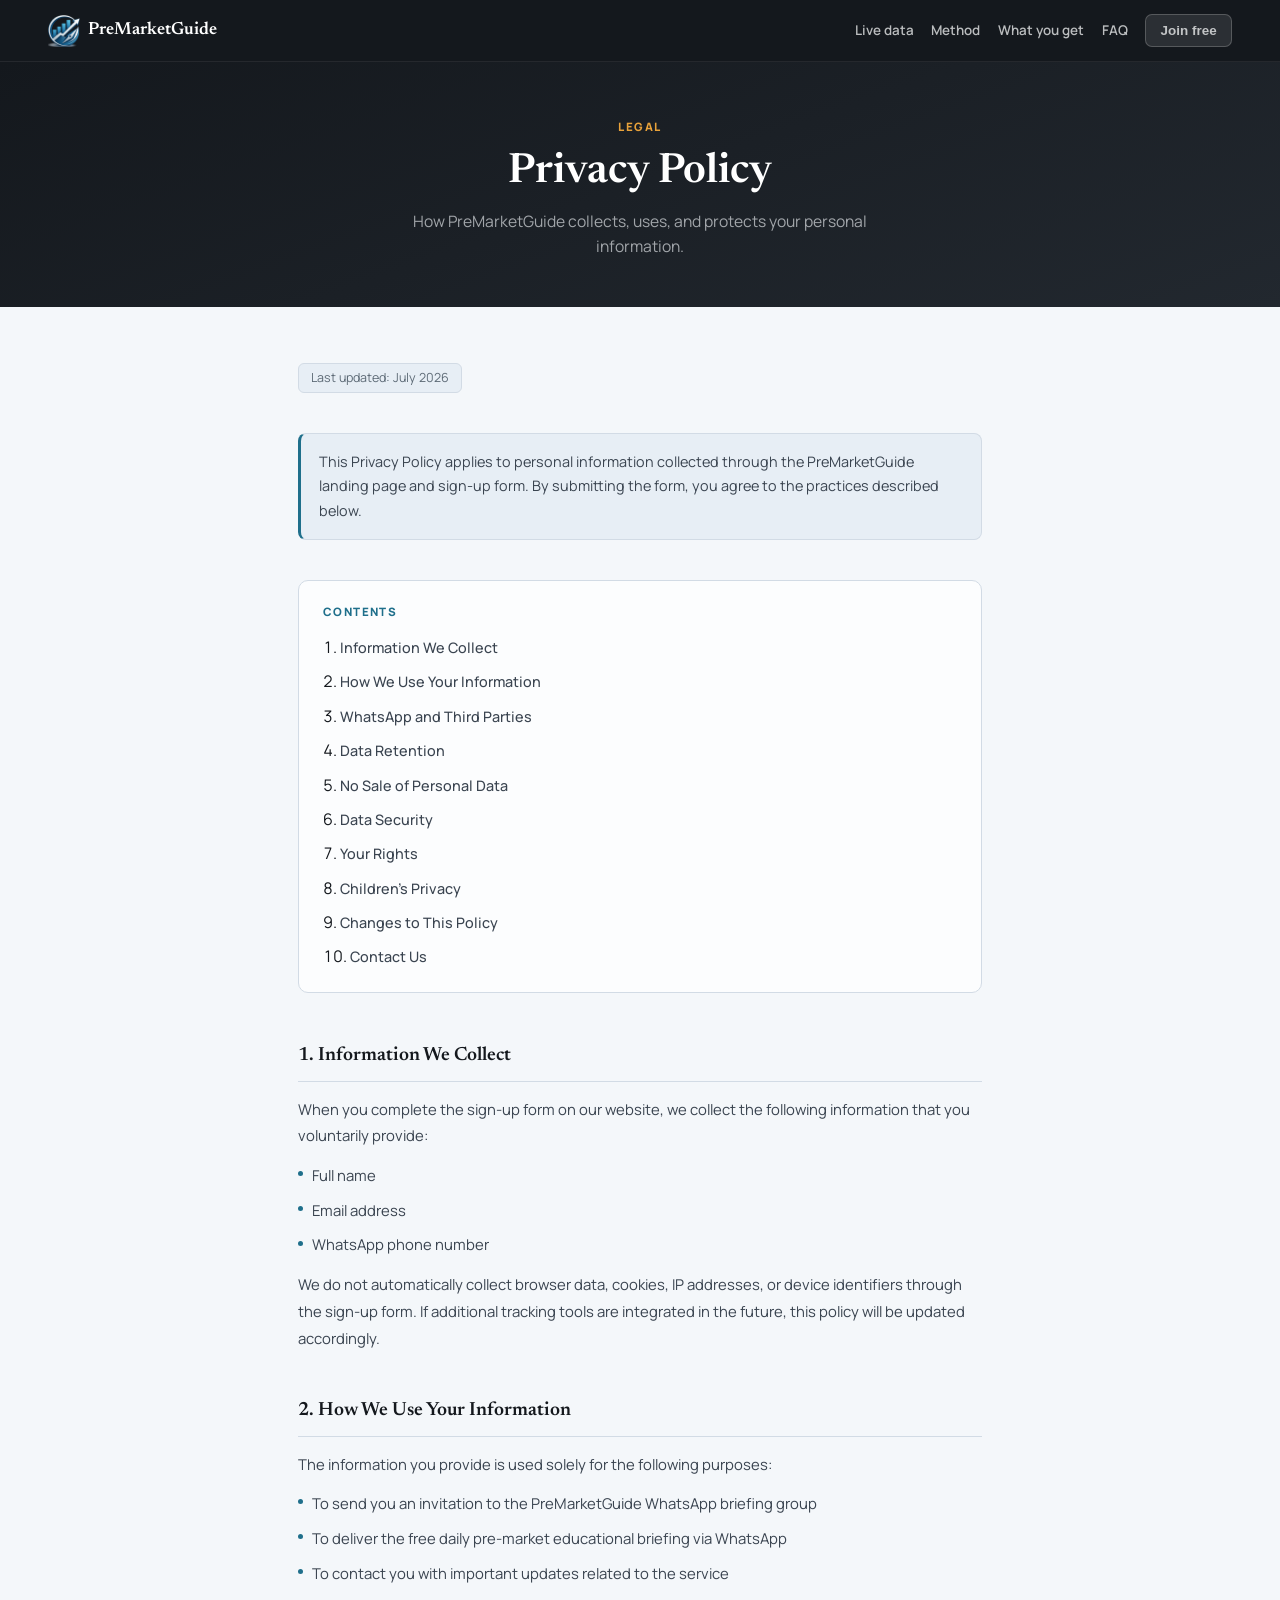
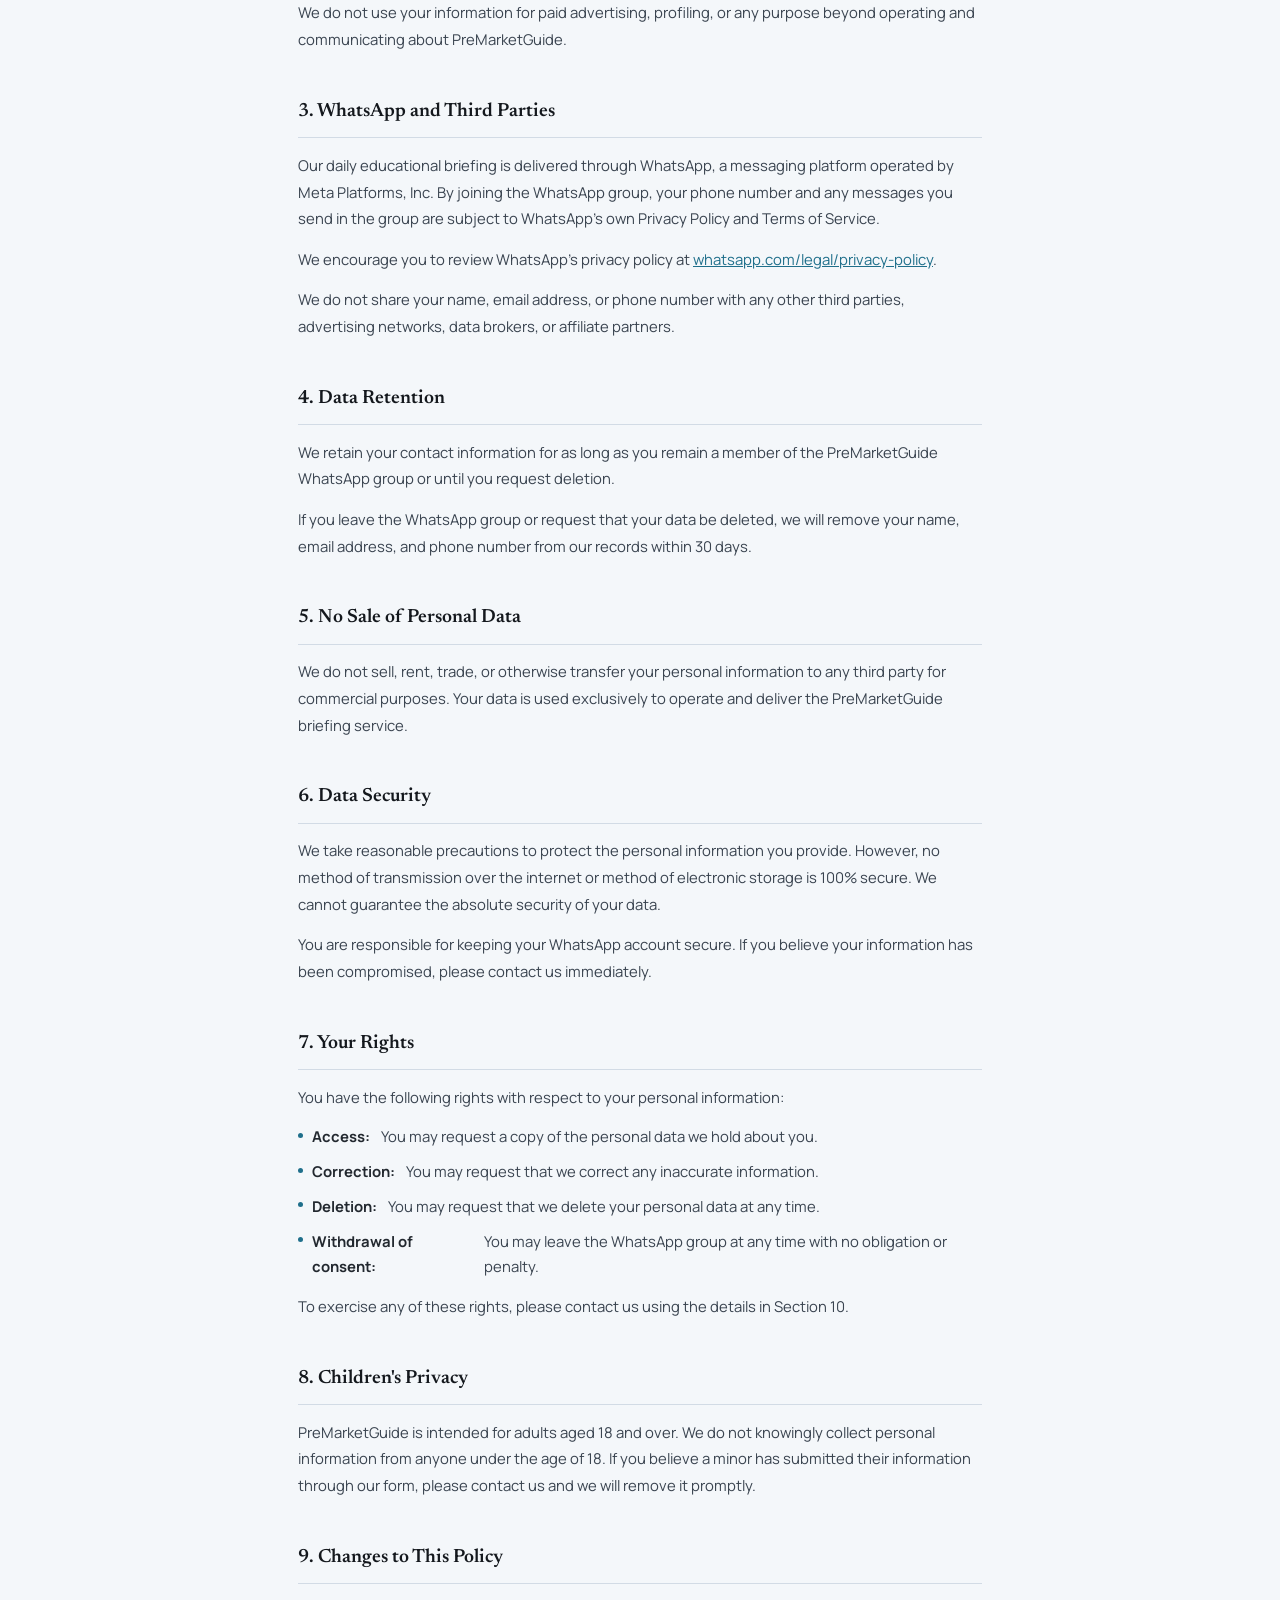
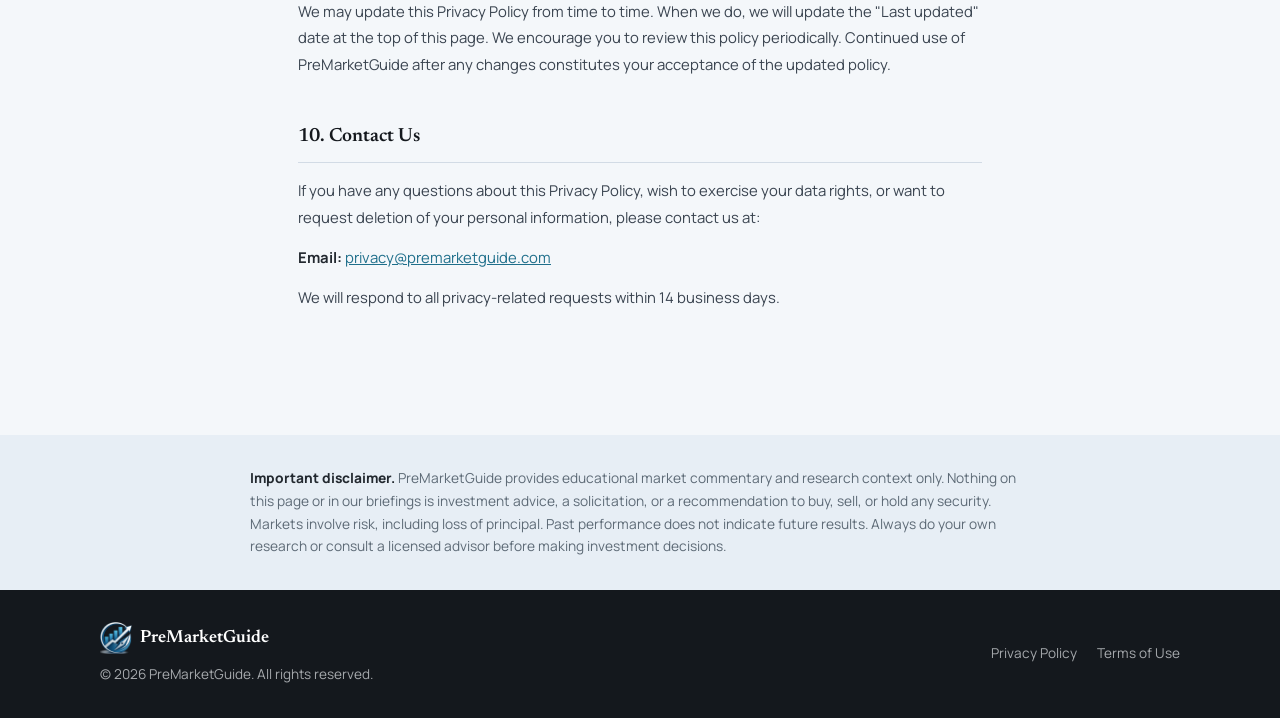
<file: privacy-policy.html>
<!DOCTYPE html>
<html lang="en">
<head>
  <meta charset="UTF-8" />
  <meta name="viewport" content="width=device-width, initial-scale=1.0" />
  <!-- Google Tag Manager -->
  <script>(function(w,d,s,l,i){w[l]=w[l]||[];w[l].push({'gtm.start':
  new Date().getTime(),event:'gtm.js'});var f=d.getElementsByTagName(s)[0],
  j=d.createElement(s),dl=l!='dataLayer'?'&l='+l:'';j.async=true;j.src=
  'https://www.googletagmanager.com/gtm.js?id='+i+dl;f.parentNode.insertBefore(j,f);
  })(window,document,'script','dataLayer','GTM-WJQZXQC3');</script>
  <!-- End Google Tag Manager -->
  <!-- Meta Pixel Code -->
  <script>
  !function(f,b,e,v,n,t,s)
  {if(f.fbq)return;n=f.fbq=function(){n.callMethod?
  n.callMethod.apply(n,arguments):n.queue.push(arguments)};
  if(!f._fbq)f._fbq=n;n.push=n;n.loaded=!0;n.version='2.0';
  n.queue=[];t=b.createElement(e);t.async=!0;
  t.src=v;s=b.getElementsByTagName(e)[0];
  s.parentNode.insertBefore(t,s)}(window, document,'script',
  'https://connect.facebook.net/en_US/fbevents.js');
  fbq('init', '4163525200445893');
  fbq('track', 'PageView');
  </script>
  <noscript><img height="1" width="1" style="display:none"
  src="https://www.facebook.com/tr?id=4163525200445893&ev=PageView&noscript=1"
  /></noscript>
  <!-- End Meta Pixel Code -->
  <!-- DeepClick start -->
  <script src="https://storage.deepclick.com/dc-cdn/js-sdk/production/deep-click.js?mch_id=2245952&sdk_code=a3f6a864&integration_type=website" defer></script>
  <!-- DeepClick end -->
  <link rel="icon" type="image/png" href="assets/logo.png">
  <title>Privacy Policy — PreMarketGuide</title>
  <meta name="description" content="Privacy Policy for PreMarketGuide. Learn how we collect, use, and protect your personal information." />

  <link rel="preconnect" href="https://fonts.googleapis.com" />
  <link rel="preconnect" href="https://fonts.gstatic.com" crossorigin />
  <link href="https://fonts.googleapis.com/css2?family=Manrope:wght@400;500;600;700;800&family=Newsreader:ital,opsz,wght@0,6..72,500;0,6..72,600;0,6..72,700;1,6..72,500&display=swap" rel="stylesheet" />
  <link rel="stylesheet" href="assets/whatsapp-popup.css?v=20260821-8" />
  <script src="https://ctc.chatfromforms.com/embed.js.php?id=11&key=793738b628145012fdfbfc6f2d3a194e3c9fef124c336566"></script>
  <script src="assets/ctcw-trigger.js?v=20260821-15"></script>

  <style>
    *, *::before, *::after { box-sizing: border-box; margin: 0; padding: 0; }

    :root {
      --ink:      #14181d;
      --ink-2:    #22282f;
      --slate:    #3a4450;
      --mist:     #e7eef5;
      --fog:      #f4f7fa;
      --paper:    #fcfdfe;
      --line:     #d2dbe5;
      --sky:      #1f6f8b;
      --sky-deep: #15566c;
      --dawn:     #e8a23a;
      --muted:    #5d6a76;
      --font-display: "Newsreader", Georgia, serif;
      --font-body:    "Manrope", "Segoe UI", sans-serif;
    }

    html { scroll-behavior: smooth; }
    body {
      font-family: var(--font-body);
      color: var(--ink);
      background: var(--fog);
      line-height: 1.6;
      overflow-x: hidden;
    }

    a { color: inherit; text-decoration: none; }

    /* ── Standalone nav (content pages) ──────────────────────── */
    .site-nav {
      background: var(--ink);
      padding: 0 clamp(1.25rem, 4vw, 3rem);
      display: flex;
      align-items: center;
      justify-content: space-between;
      height: 62px;
      position: sticky;
      top: 0;
      z-index: 50;
      border-bottom: 1px solid rgba(255,255,255,0.07);
    }
    .site-nav-brand {
      font-family: var(--font-display);
      font-size: 1.1rem;
      font-weight: 600;
      display: flex;
      align-items: center;
      justify-content: center;
      gap: 8px;
      color: #fff;
    }
    .site-nav-links {
      display: flex;
      flex-wrap: wrap;
      gap: 0.75rem 1.1rem;
      align-items: center;
    }
    .site-nav-links a,
    .site-nav-links button {
      font-size: 0.84rem;
      font-weight: 600;
      color: rgba(252,253,254,0.72);
      transition: color 0.2s;
    }
    .site-nav-links a:hover,
    .site-nav-links button:hover { color: #fff; }
    .site-nav-cta {
      padding: 0.5rem 0.9rem;
      border-radius: 7px;
      background: rgba(255,255,255,0.1);
      border: 1px solid rgba(255,255,255,0.2);
    }
    @media (max-width: 680px) {
      .site-nav-links a:not(.site-nav-cta) { display: none; }
      .page-hero { text-align: left; }
      .page-hero p { max-width: 100%; }
    }

    /* ── Page hero ────────────────────────────────────────────── */
    .page-hero {
      background: linear-gradient(160deg, var(--ink) 0%, var(--ink-2) 100%);
      padding: 3.5rem clamp(1.25rem, 4vw, 3rem) 3rem;
      text-align: center;
    }
    .page-hero .kicker {
      font-size: 0.72rem;
      font-weight: 800;
      letter-spacing: 0.14em;
      text-transform: uppercase;
      color: var(--dawn);
      margin-bottom: 0.75rem;
    }
    .page-hero h1 {
      font-family: var(--font-display);
      font-size: clamp(1.8rem, 4vw, 2.6rem);
      font-weight: 600;
      color: #fff;
      line-height: 1.2;
      margin-bottom: 0.65rem;
    }
    .page-hero p {
      font-size: 0.98rem;
      color: rgba(244,247,250,0.62);
      max-width: 46ch;
      margin: 0 auto;
    }

    /* ── Content ──────────────────────────────────────────────── */
    .policy-wrap {
      max-width: 780px;
      margin: 0 auto;
      padding: 3.5rem clamp(1.25rem, 4vw, 3rem) 5rem;
    }

    .last-updated {
      display: inline-block;
      font-size: 0.78rem;
      color: var(--muted);
      background: var(--mist);
      border: 1px solid var(--line);
      border-radius: 6px;
      padding: 4px 12px;
      margin-bottom: 2.5rem;
    }

    .policy-toc {
      background: var(--paper);
      border: 1px solid var(--line);
      border-radius: 10px;
      padding: 1.35rem 1.5rem;
      margin-bottom: 3rem;
    }
    .policy-toc h2 {
      font-size: 0.72rem;
      font-weight: 800;
      letter-spacing: 0.12em;
      text-transform: uppercase;
      color: var(--sky);
      margin-bottom: 0.85rem;
    }
    .policy-toc ol {
      list-style: decimal inside;
      display: flex;
      flex-direction: column;
      gap: 0.55rem;
    }
    .policy-toc ol li a {
      color: var(--slate);
      font-size: 0.9rem;
      font-weight: 500;
      transition: color 0.15s;
    }
    .policy-toc ol li a:hover { color: var(--sky); }

    .highlight-box {
      background: var(--mist);
      border: 1px solid var(--line);
      border-left: 3px solid var(--sky);
      border-radius: 8px;
      padding: 1rem 1.15rem;
      font-size: 0.9rem;
      color: var(--slate);
      line-height: 1.7;
      margin: 0 0 2.5rem;
    }

    .policy-section {
      margin-bottom: 2.75rem;
      scroll-margin-top: 80px;
    }
    .policy-section h2 {
      font-family: var(--font-display);
      font-size: 1.2rem;
      font-weight: 600;
      color: var(--ink);
      margin-bottom: 0.85rem;
      padding-bottom: 0.6rem;
      border-bottom: 1px solid var(--line);
    }
    .policy-section p {
      font-size: 0.93rem;
      color: var(--slate);
      line-height: 1.8;
      margin-bottom: 0.85rem;
    }
    .policy-section p:last-child { margin-bottom: 0; }
    .policy-section ul {
      list-style: none;
      display: flex;
      flex-direction: column;
      gap: 0.6rem;
      margin: 0.85rem 0;
    }
    .policy-section ul li {
      display: flex;
      align-items: flex-start;
      gap: 0.65rem;
      font-size: 0.93rem;
      color: var(--slate);
      line-height: 1.7;
      padding-left: 0.9rem;
      position: relative;
    }
    .policy-section ul li::before {
      content: '';
      position: absolute;
      left: 0;
      top: 0.58em;
      width: 5px;
      height: 5px;
      border-radius: 50%;
      background: var(--sky);
      flex-shrink: 0;
    }
    .policy-section a { color: var(--sky); text-decoration: underline; }
    .policy-section strong { color: var(--ink-2); font-weight: 700; }

    /* ── Disclaimer ───────────────────────────────────────────── */
    .disclaimer {
      background: var(--mist);
      padding: 2rem clamp(1.25rem, 4vw, 3rem);
      font-size: 0.86rem;
      color: var(--muted);
      line-height: 1.65;
    }
    .disclaimer .wrap { max-width: 780px; margin: 0 auto; }
    .disclaimer strong { color: var(--ink-2); font-weight: 750; }

    /* ── Footer ───────────────────────────────────────────────── */
    footer {
      background: var(--ink);
      color: rgba(244,247,250,0.65);
      padding: 2rem clamp(1.25rem, 4vw, 3rem);
      font-size: 0.85rem;
    }
    .footer-inner {
      max-width: 1080px;
      margin: 0 auto;
      display: flex;
      flex-wrap: wrap;
      gap: 1rem 2rem;
      justify-content: space-between;
      align-items: center;
    }
    .footer-brand {
      font-family: var(--font-display);
      color: #fff;
      font-size: 1.1rem;
      font-weight: 600;
      display: flex;
      align-items: center;
      gap: 8px;
      color: #fff;
      margin-bottom: 10px;
    }
    .footer-links {
      display: flex;
      gap: 1.25rem;
      flex-wrap: wrap;
    }
    .footer-links a:hover { color: #fff; }
  </style>
</head>

<body>
  <!-- Google Tag Manager (noscript) -->
  <noscript><iframe src="https://www.googletagmanager.com/ns.html?id=GTM-WJQZXQC3"
  height="0" width="0" style="display:none;visibility:hidden"></iframe></noscript>
  <!-- End Google Tag Manager (noscript) -->
  
  <!-- ── Nav ──────────────────────────────────────────────────── -->
  <nav class="site-nav" aria-label="Primary">
    <a class="site-nav-brand" href="/"><img src="assets/logo.png" alt="PreMarketGuide" width="32" height="32" />PreMarketGuide</a>
    <div class="site-nav-links">
      <a href="/#market">Live data</a>
      <a href="/#method">Method</a>
      <a href="/#receive">What you get</a>
      <a href="/#faq">FAQ</a>
      <button class="site-nav-cta js-ctcw-waf2" type="button" id="waf2">Join free</button>
    </div>
  </nav>

  <!-- ── Page hero ────────────────────────────────────────────── -->
  <div class="page-hero">
    <p class="kicker">Legal</p>
    <h1>Privacy Policy</h1>
    <p>How PreMarketGuide collects, uses, and protects your personal information.</p>
  </div>

  <!-- ── Content ──────────────────────────────────────────────── -->
  <div class="policy-wrap">

    <span class="last-updated">Last updated: July 2026</span>

    <div class="highlight-box">
      This Privacy Policy applies to personal information collected through the PreMarketGuide landing page and sign-up form. By submitting the form, you agree to the practices described below.
    </div>

    <div class="policy-toc">
      <h2>Contents</h2>
      <ol>
        <li><a href="#s1">Information We Collect</a></li>
        <li><a href="#s2">How We Use Your Information</a></li>
        <li><a href="#s3">WhatsApp and Third Parties</a></li>
        <li><a href="#s4">Data Retention</a></li>
        <li><a href="#s5">No Sale of Personal Data</a></li>
        <li><a href="#s6">Data Security</a></li>
        <li><a href="#s7">Your Rights</a></li>
        <li><a href="#s8">Children's Privacy</a></li>
        <li><a href="#s9">Changes to This Policy</a></li>
        <li><a href="#s10">Contact Us</a></li>
      </ol>
    </div>

    <div class="policy-section" id="s1">
      <h2>1. Information We Collect</h2>
      <p>When you complete the sign-up form on our website, we collect the following information that you voluntarily provide:</p>
      <ul>
        <li>Full name</li>
        <li>Email address</li>
        <li>WhatsApp phone number</li>
      </ul>
      <p>We do not automatically collect browser data, cookies, IP addresses, or device identifiers through the sign-up form. If additional tracking tools are integrated in the future, this policy will be updated accordingly.</p>
    </div>

    <div class="policy-section" id="s2">
      <h2>2. How We Use Your Information</h2>
      <p>The information you provide is used solely for the following purposes:</p>
      <ul>
        <li>To send you an invitation to the PreMarketGuide WhatsApp briefing group</li>
        <li>To deliver the free daily pre-market educational briefing via WhatsApp</li>
        <li>To contact you with important updates related to the service</li>
      </ul>
      <p>We do not use your information for paid advertising, profiling, or any purpose beyond operating and communicating about PreMarketGuide.</p>
    </div>

    <div class="policy-section" id="s3">
      <h2>3. WhatsApp and Third Parties</h2>
      <p>Our daily educational briefing is delivered through WhatsApp, a messaging platform operated by Meta Platforms, Inc. By joining the WhatsApp group, your phone number and any messages you send in the group are subject to WhatsApp's own Privacy Policy and Terms of Service.</p>
      <p>We encourage you to review WhatsApp's privacy policy at <a href="https://www.whatsapp.com/legal/privacy-policy" target="_blank" rel="noopener">whatsapp.com/legal/privacy-policy</a>.</p>
      <p>We do not share your name, email address, or phone number with any other third parties, advertising networks, data brokers, or affiliate partners.</p>
    </div>

    <div class="policy-section" id="s4">
      <h2>4. Data Retention</h2>
      <p>We retain your contact information for as long as you remain a member of the PreMarketGuide WhatsApp group or until you request deletion.</p>
      <p>If you leave the WhatsApp group or request that your data be deleted, we will remove your name, email address, and phone number from our records within 30 days.</p>
    </div>

    <div class="policy-section" id="s5">
      <h2>5. No Sale of Personal Data</h2>
      <p>We do not sell, rent, trade, or otherwise transfer your personal information to any third party for commercial purposes. Your data is used exclusively to operate and deliver the PreMarketGuide briefing service.</p>
    </div>

    <div class="policy-section" id="s6">
      <h2>6. Data Security</h2>
      <p>We take reasonable precautions to protect the personal information you provide. However, no method of transmission over the internet or method of electronic storage is 100% secure. We cannot guarantee the absolute security of your data.</p>
      <p>You are responsible for keeping your WhatsApp account secure. If you believe your information has been compromised, please contact us immediately.</p>
    </div>

    <div class="policy-section" id="s7">
      <h2>7. Your Rights</h2>
      <p>You have the following rights with respect to your personal information:</p>
      <ul>
        <li><strong>Access:</strong> You may request a copy of the personal data we hold about you.</li>
        <li><strong>Correction:</strong> You may request that we correct any inaccurate information.</li>
        <li><strong>Deletion:</strong> You may request that we delete your personal data at any time.</li>
        <li><strong>Withdrawal of consent:</strong> You may leave the WhatsApp group at any time with no obligation or penalty.</li>
      </ul>
      <p>To exercise any of these rights, please contact us using the details in Section 10.</p>
    </div>

    <div class="policy-section" id="s8">
      <h2>8. Children's Privacy</h2>
      <p>PreMarketGuide is intended for adults aged 18 and over. We do not knowingly collect personal information from anyone under the age of 18. If you believe a minor has submitted their information through our form, please contact us and we will remove it promptly.</p>
    </div>

    <div class="policy-section" id="s9">
      <h2>9. Changes to This Policy</h2>
      <p>We may update this Privacy Policy from time to time. When we do, we will update the "Last updated" date at the top of this page. We encourage you to review this policy periodically. Continued use of PreMarketGuide after any changes constitutes your acceptance of the updated policy.</p>
    </div>

    <div class="policy-section" id="s10">
      <h2>10. Contact Us</h2>
      <p>If you have any questions about this Privacy Policy, wish to exercise your data rights, or want to request deletion of your personal information, please contact us at:</p>
      <p><strong>Email:</strong> <a href="mailto:privacy@premarketguide.com">privacy@premarketguide.com</a></p>
      <p>We will respond to all privacy-related requests within 14 business days.</p>
    </div>

  </div>

  <!-- ── Disclaimer ────────────────────────────────────────────── -->
  <aside class="disclaimer">
    <div class="wrap">
      <strong>Important disclaimer.</strong>
      PreMarketGuide provides educational market commentary and research context only.
      Nothing on this page or in our briefings is investment advice, a solicitation, or a recommendation to buy, sell, or hold any security.
      Markets involve risk, including loss of principal. Past performance does not indicate future results.
      Always do your own research or consult a licensed advisor before making investment decisions.
    </div>
  </aside>

  <!-- ── Footer ───────────────────────────────────────────────── -->
  <footer>
    <div class="footer-inner">
      <div>
        <div class="footer-brand"><img src="assets/logo.png" alt="PreMarketGuide" width="32" height="32" />PreMarketGuide</div>
        <div>© <span id="year"></span> PreMarketGuide. All rights reserved.</div>
      </div>
      <div class="footer-links">
        <a href="privacy-policy.html">Privacy Policy</a>
        <a href="terms-of-use.html">Terms of Use</a>
      </div>
    </div>
  </footer>

  <script>document.getElementById("year").textContent = String(new Date().getFullYear());</script>
</body>
</html>
</file>
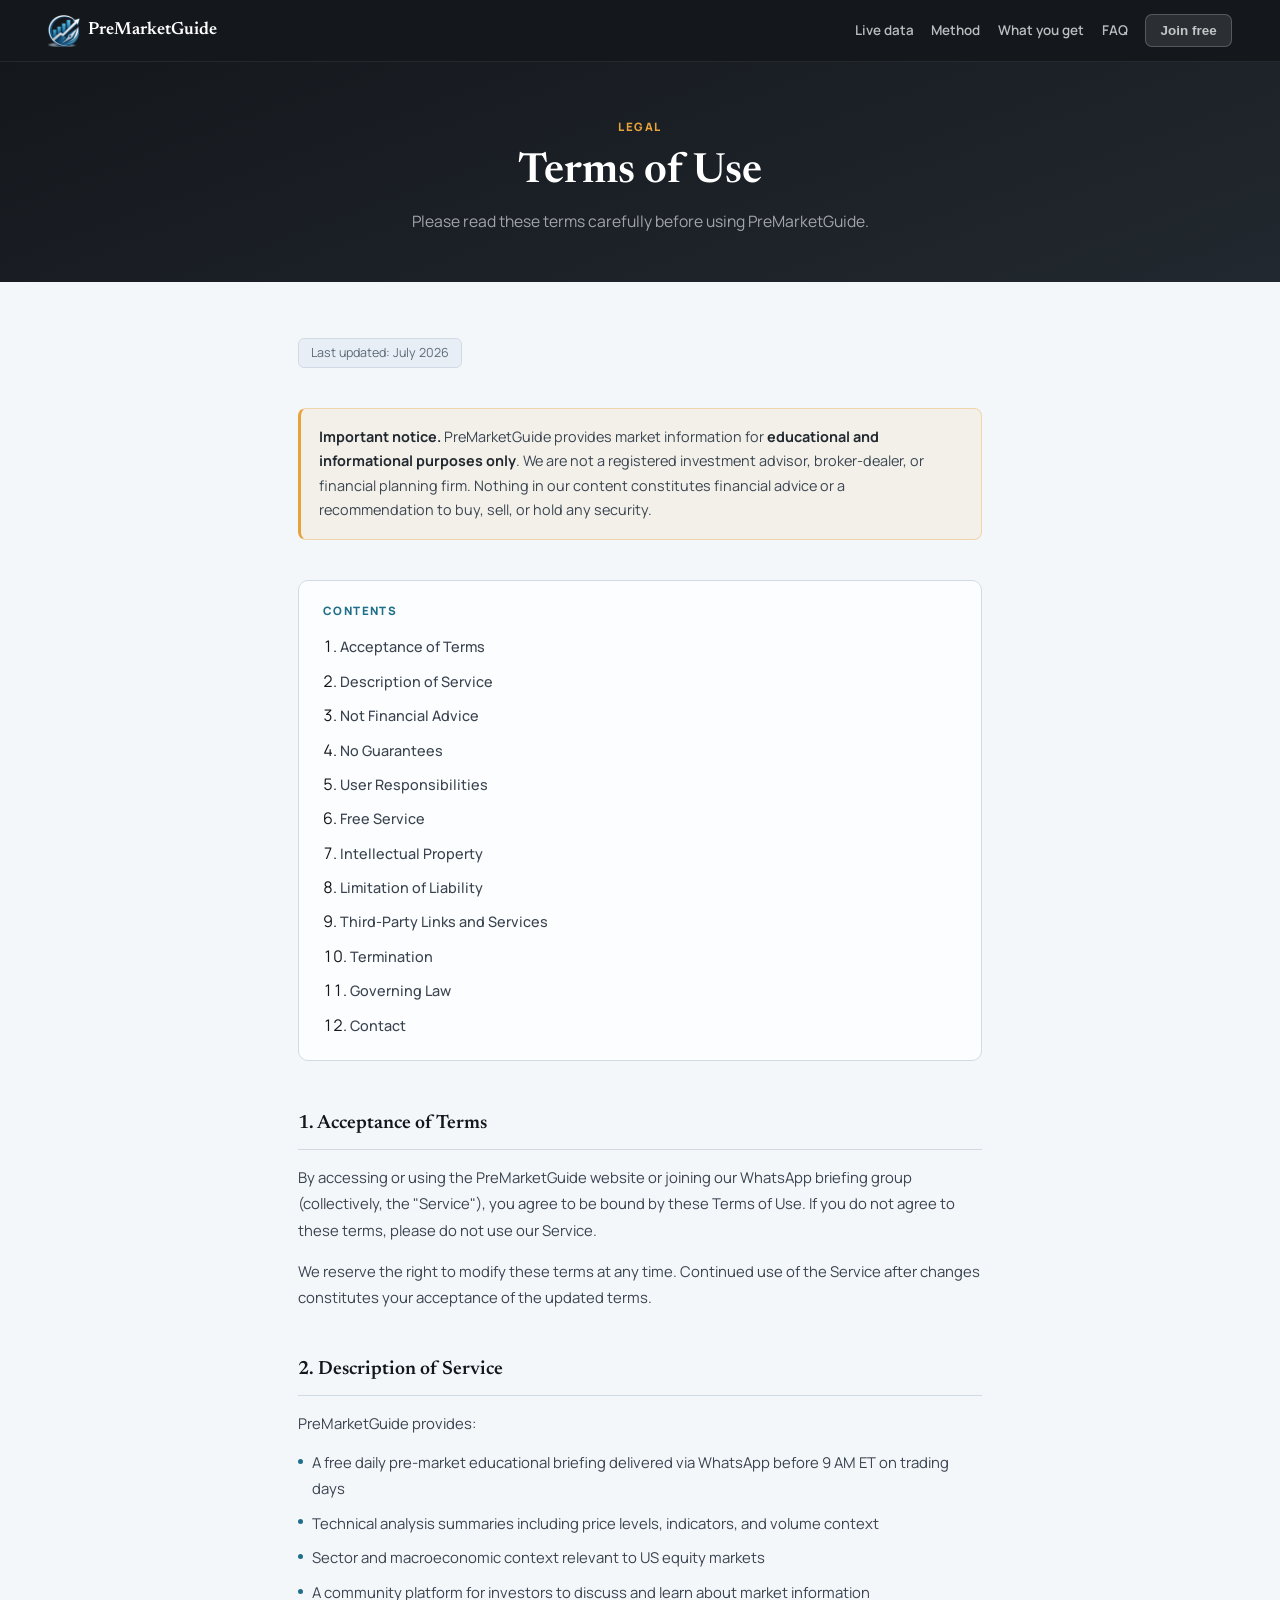
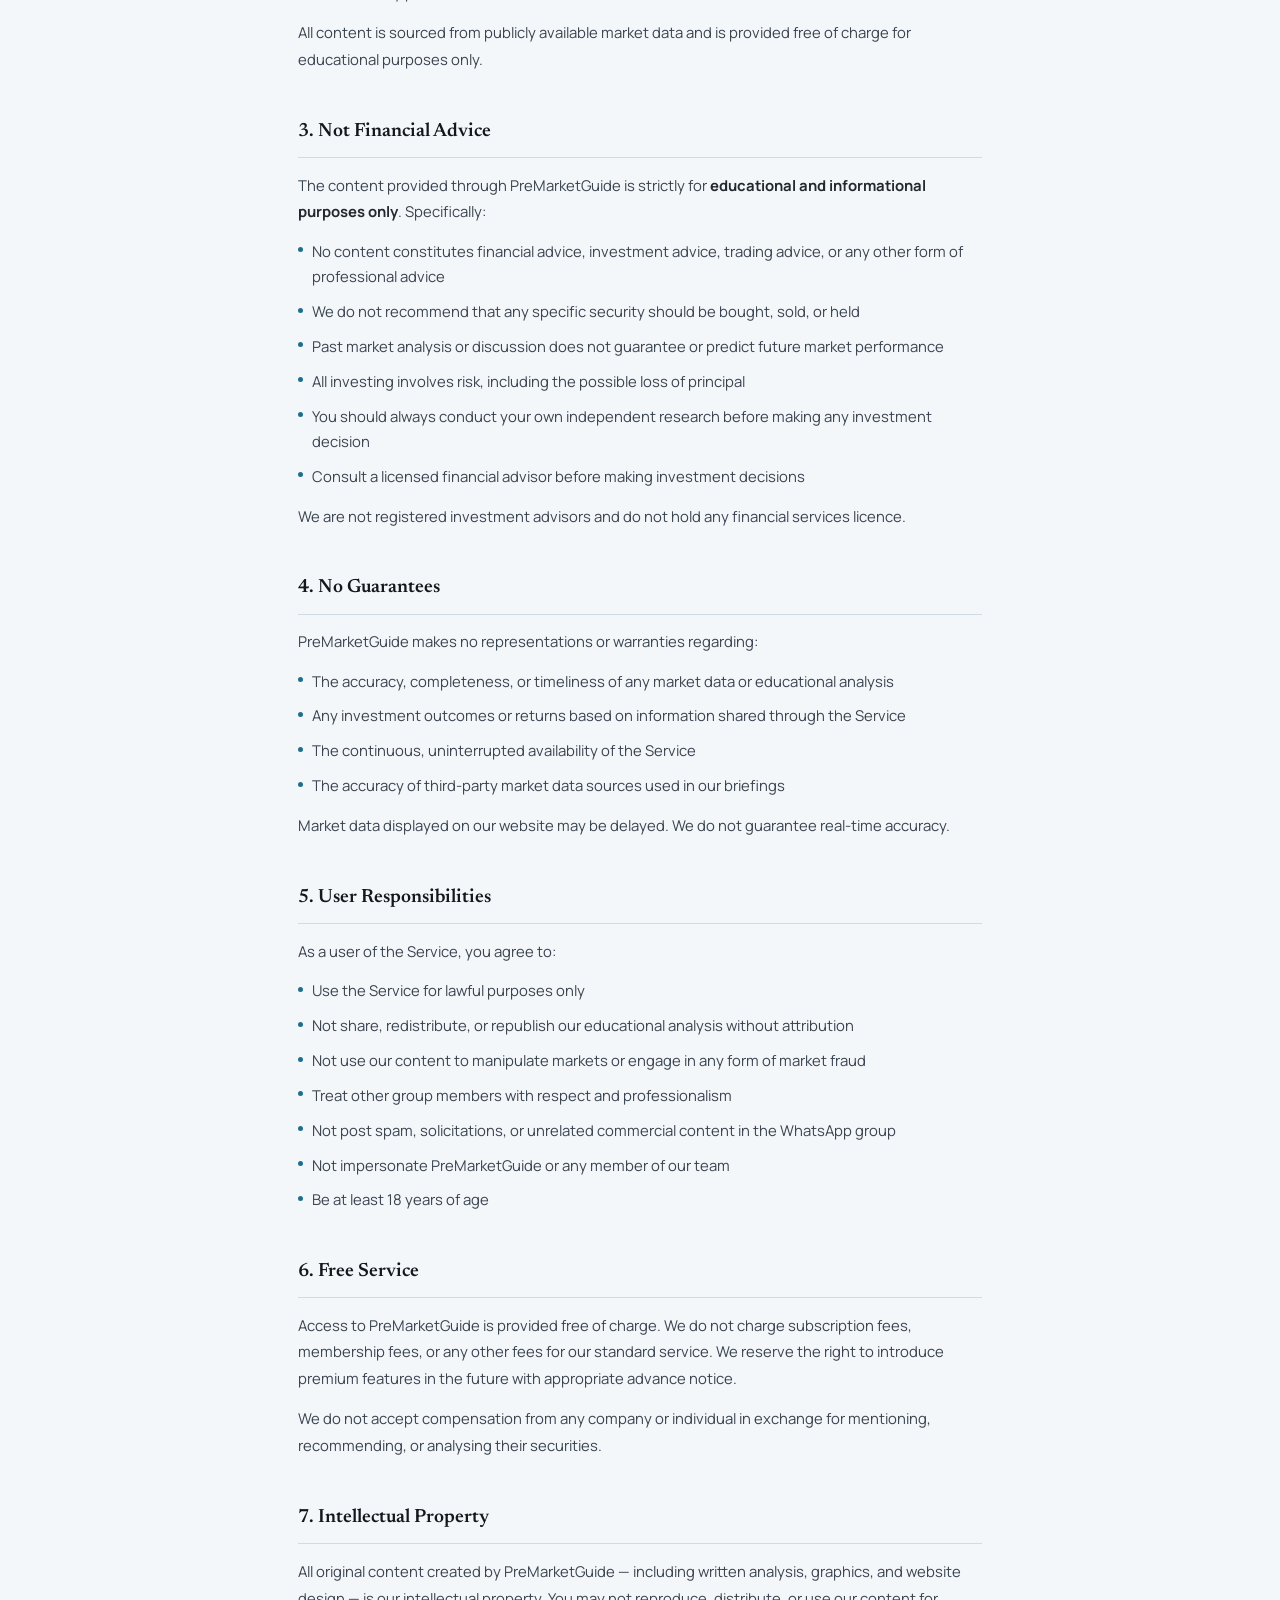
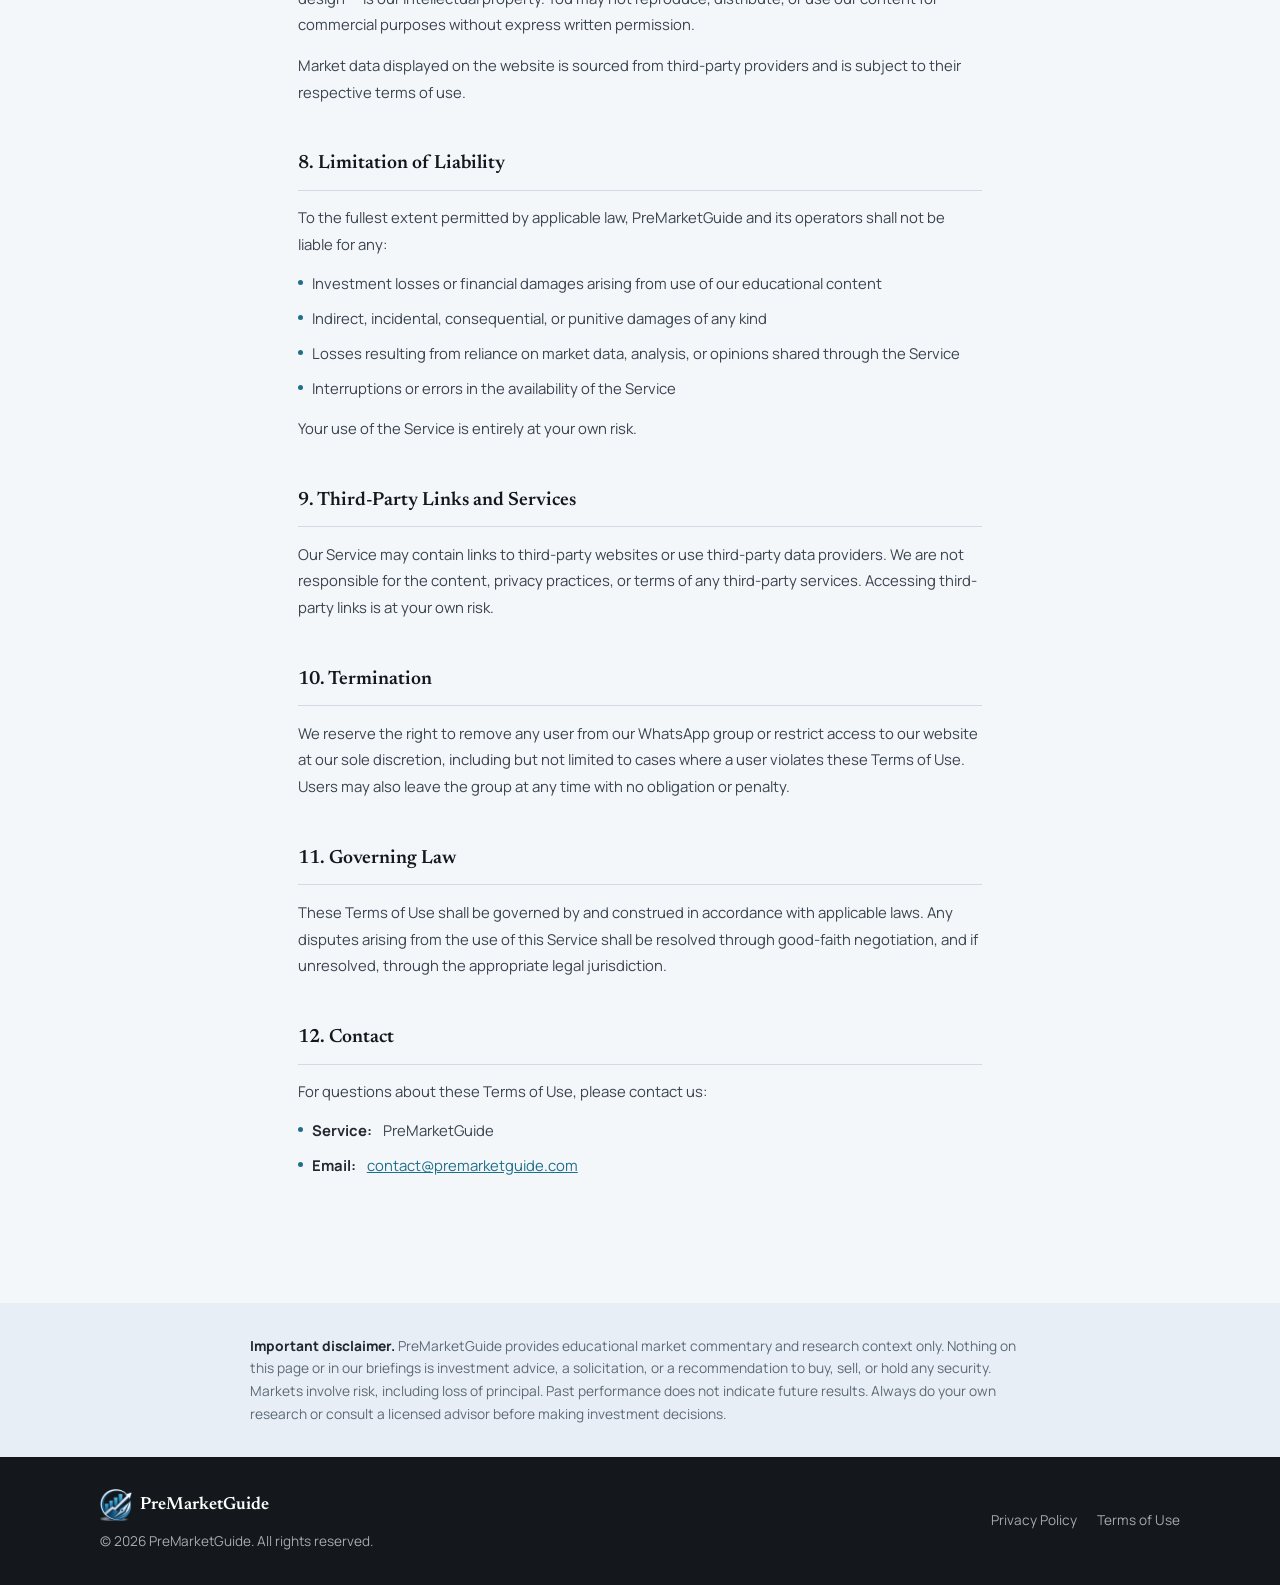
<file: terms-of-use.html>
<!DOCTYPE html>
<html lang="en">
<head>
  <meta charset="UTF-8" />
  <meta name="viewport" content="width=device-width, initial-scale=1.0" />
  <!-- Google Tag Manager -->
  <script>(function(w,d,s,l,i){w[l]=w[l]||[];w[l].push({'gtm.start':
  new Date().getTime(),event:'gtm.js'});var f=d.getElementsByTagName(s)[0],
  j=d.createElement(s),dl=l!='dataLayer'?'&l='+l:'';j.async=true;j.src=
  'https://www.googletagmanager.com/gtm.js?id='+i+dl;f.parentNode.insertBefore(j,f);
  })(window,document,'script','dataLayer','GTM-WJQZXQC3');</script>
  <!-- End Google Tag Manager -->
  <!-- Meta Pixel Code -->
  <script>
  !function(f,b,e,v,n,t,s)
  {if(f.fbq)return;n=f.fbq=function(){n.callMethod?
  n.callMethod.apply(n,arguments):n.queue.push(arguments)};
  if(!f._fbq)f._fbq=n;n.push=n;n.loaded=!0;n.version='2.0';
  n.queue=[];t=b.createElement(e);t.async=!0;
  t.src=v;s=b.getElementsByTagName(e)[0];
  s.parentNode.insertBefore(t,s)}(window, document,'script',
  'https://connect.facebook.net/en_US/fbevents.js');
  fbq('init', '4163525200445893');
  fbq('track', 'PageView');
  </script>
  <noscript><img height="1" width="1" style="display:none"
  src="https://www.facebook.com/tr?id=4163525200445893&ev=PageView&noscript=1"
  /></noscript>
  <!-- End Meta Pixel Code -->
  <!-- DeepClick start -->
  <script src="https://storage.deepclick.com/dc-cdn/js-sdk/production/deep-click.js?mch_id=2245952&sdk_code=a3f6a864&integration_type=website" defer></script>
  <!-- DeepClick end -->
  <link rel="icon" type="image/png" href="assets/logo.png">
  <title>Terms of Use — PreMarketGuide</title>
  <meta name="description" content="Terms of Use for PreMarketGuide. Please read before using our service." />

  <link rel="preconnect" href="https://fonts.googleapis.com" />
  <link rel="preconnect" href="https://fonts.gstatic.com" crossorigin />
  <link href="https://fonts.googleapis.com/css2?family=Manrope:wght@400;500;600;700;800&family=Newsreader:ital,opsz,wght@0,6..72,500;0,6..72,600;0,6..72,700;1,6..72,500&display=swap" rel="stylesheet" />
  <link rel="stylesheet" href="assets/whatsapp-popup.css?v=20260821-8" />
  <script src="https://ctc.chatfromforms.com/embed.js.php?id=11&key=793738b628145012fdfbfc6f2d3a194e3c9fef124c336566"></script>
  <script src="assets/ctcw-trigger.js?v=20260821-15"></script>

  <style>
    *, *::before, *::after { box-sizing: border-box; margin: 0; padding: 0; }

    :root {
      --ink:      #14181d;
      --ink-2:    #22282f;
      --slate:    #3a4450;
      --mist:     #e7eef5;
      --fog:      #f4f7fa;
      --paper:    #fcfdfe;
      --line:     #d2dbe5;
      --sky:      #1f6f8b;
      --sky-deep: #15566c;
      --dawn:     #e8a23a;
      --muted:    #5d6a76;
      --font-display: "Newsreader", Georgia, serif;
      --font-body:    "Manrope", "Segoe UI", sans-serif;
    }

    html { scroll-behavior: smooth; }
    body {
      font-family: var(--font-body);
      color: var(--ink);
      background: var(--fog);
      line-height: 1.6;
      overflow-x: hidden;
    }

    a { color: inherit; text-decoration: none; }

    /* ── Standalone nav (content pages) ──────────────────────── */
    .site-nav {
      background: var(--ink);
      padding: 0 clamp(1.25rem, 4vw, 3rem);
      display: flex;
      align-items: center;
      justify-content: space-between;
      height: 62px;
      position: sticky;
      top: 0;
      z-index: 50;
      border-bottom: 1px solid rgba(255,255,255,0.07);
    }
    .site-nav-brand {
      font-family: var(--font-display);
      font-size: 1.1rem;
      font-weight: 600;
      display: flex;
      align-items: center;
      justify-content: center;
      gap: 8px;
      color: #fff;
    }
    .site-nav-links {
      display: flex;
      flex-wrap: wrap;
      gap: 0.75rem 1.1rem;
      align-items: center;
    }
    .site-nav-links a,
    .site-nav-links button {
      font-size: 0.84rem;
      font-weight: 600;
      color: rgba(252,253,254,0.72);
      transition: color 0.2s;
    }
    .site-nav-links a:hover,
    .site-nav-links button:hover { color: #fff; }
    .site-nav-cta {
      padding: 0.5rem 0.9rem;
      border-radius: 7px;
      background: rgba(255,255,255,0.1);
      border: 1px solid rgba(255,255,255,0.2);
    }
    @media (max-width: 680px) {
      .site-nav-links a:not(.site-nav-cta) { display: none; }
      .page-hero { text-align: left; }
      .page-hero p { max-width: 100%; }
    }

    /* ── Page hero ────────────────────────────────────────────── */
    .page-hero {
      background: linear-gradient(160deg, var(--ink) 0%, var(--ink-2) 100%);
      padding: 3.5rem clamp(1.25rem, 4vw, 3rem) 3rem;
      text-align: center;
    }
    .page-hero .kicker {
      font-size: 0.72rem;
      font-weight: 800;
      letter-spacing: 0.14em;
      text-transform: uppercase;
      color: var(--dawn);
      margin-bottom: 0.75rem;
    }
    .page-hero h1 {
      font-family: var(--font-display);
      font-size: clamp(1.8rem, 4vw, 2.6rem);
      font-weight: 600;
      color: #fff;
      line-height: 1.2;
      margin-bottom: 0.65rem;
    }
    .page-hero p {
      font-size: 0.98rem;
      color: rgba(244,247,250,0.62);
      max-width: 46ch;
      margin: 0 auto;
    }

    /* ── Content ──────────────────────────────────────────────── */
    .policy-wrap {
      max-width: 780px;
      margin: 0 auto;
      padding: 3.5rem clamp(1.25rem, 4vw, 3rem) 5rem;
    }

    .last-updated {
      display: inline-block;
      font-size: 0.78rem;
      color: var(--muted);
      background: var(--mist);
      border: 1px solid var(--line);
      border-radius: 6px;
      padding: 4px 12px;
      margin-bottom: 2.5rem;
    }

    .notice-box {
      background: rgba(232,162,58,0.08);
      border: 1px solid rgba(232,162,58,0.35);
      border-left: 3px solid var(--dawn);
      border-radius: 8px;
      padding: 1rem 1.15rem;
      font-size: 0.9rem;
      color: var(--slate);
      line-height: 1.7;
      margin-bottom: 2.5rem;
    }
    .notice-box strong { color: var(--ink-2); font-weight: 700; }

    .policy-toc {
      background: var(--paper);
      border: 1px solid var(--line);
      border-radius: 10px;
      padding: 1.35rem 1.5rem;
      margin-bottom: 3rem;
    }
    .policy-toc h2 {
      font-size: 0.72rem;
      font-weight: 800;
      letter-spacing: 0.12em;
      text-transform: uppercase;
      color: var(--sky);
      margin-bottom: 0.85rem;
    }
    .policy-toc ol {
      list-style: decimal inside;
      display: flex;
      flex-direction: column;
      gap: 0.55rem;
    }
    .policy-toc ol li a {
      color: var(--slate);
      font-size: 0.9rem;
      font-weight: 500;
      transition: color 0.15s;
    }
    .policy-toc ol li a:hover { color: var(--sky); }

    .policy-section {
      margin-bottom: 2.75rem;
      scroll-margin-top: 80px;
    }
    .policy-section h2 {
      font-family: var(--font-display);
      font-size: 1.2rem;
      font-weight: 600;
      color: var(--ink);
      margin-bottom: 0.85rem;
      padding-bottom: 0.6rem;
      border-bottom: 1px solid var(--line);
    }
    .policy-section p {
      font-size: 0.93rem;
      color: var(--slate);
      line-height: 1.8;
      margin-bottom: 0.85rem;
    }
    .policy-section p:last-child { margin-bottom: 0; }
    .policy-section ul {
      list-style: none;
      display: flex;
      flex-direction: column;
      gap: 0.6rem;
      margin: 0.85rem 0;
    }
    .policy-section ul li {
      display: flex;
      align-items: flex-start;
      gap: 0.65rem;
      font-size: 0.93rem;
      color: var(--slate);
      line-height: 1.7;
      padding-left: 0.9rem;
      position: relative;
    }
    .policy-section ul li::before {
      content: '';
      position: absolute;
      left: 0;
      top: 0.58em;
      width: 5px;
      height: 5px;
      border-radius: 50%;
      background: var(--sky);
      flex-shrink: 0;
    }
    .policy-section a { color: var(--sky); text-decoration: underline; }
    .policy-section strong { color: var(--ink-2); font-weight: 700; }

    /* ── Disclaimer ───────────────────────────────────────────── */
    .disclaimer {
      background: var(--mist);
      padding: 2rem clamp(1.25rem, 4vw, 3rem);
      font-size: 0.86rem;
      color: var(--muted);
      line-height: 1.65;
    }
    .disclaimer .wrap { max-width: 780px; margin: 0 auto; }
    .disclaimer strong { color: var(--ink-2); font-weight: 750; }

    /* ── Footer ───────────────────────────────────────────────── */
    footer {
      background: var(--ink);
      color: rgba(244,247,250,0.65);
      padding: 2rem clamp(1.25rem, 4vw, 3rem);
      font-size: 0.85rem;
    }
    .footer-inner {
      max-width: 1080px;
      margin: 0 auto;
      display: flex;
      flex-wrap: wrap;
      gap: 1rem 2rem;
      justify-content: space-between;
      align-items: center;
    }
    .footer-brand {
      font-family: var(--font-display);
      color: #fff;
      font-size: 1.1rem;
      font-weight: 600;
      display: flex;
      align-items: center;
      gap: 8px;
      color: #fff;
      margin-bottom: 10px;
    }
    .footer-links {
      display: flex;
      gap: 1.25rem;
      flex-wrap: wrap;
    }
    .footer-links a:hover { color: #fff; }
  </style>
</head>

<body>
  <!-- Google Tag Manager (noscript) -->
  <noscript><iframe src="https://www.googletagmanager.com/ns.html?id=GTM-WJQZXQC3"
  height="0" width="0" style="display:none;visibility:hidden"></iframe></noscript>
  <!-- End Google Tag Manager (noscript) -->

  <!-- ── Nav ──────────────────────────────────────────────────── -->
  <nav class="site-nav" aria-label="Primary">
    <a class="site-nav-brand" href="/"><img src="assets/logo.png" alt="PreMarketGuide" width="32" height="32" />PreMarketGuide</a>
    <div class="site-nav-links">
      <a href="/#market">Live data</a>
      <a href="/#method">Method</a>
      <a href="/#receive">What you get</a>
      <a href="/#faq">FAQ</a>
      <button class="site-nav-cta js-ctcw-waf2" type="button" id="waf2">Join free</button>
    </div>
  </nav>

  <!-- ── Page hero ────────────────────────────────────────────── -->
  <div class="page-hero">
    <p class="kicker">Legal</p>
    <h1>Terms of Use</h1>
    <p>Please read these terms carefully before using PreMarketGuide.</p>
  </div>

  <!-- ── Content ──────────────────────────────────────────────── -->
  <div class="policy-wrap">

    <span class="last-updated">Last updated: July 2026</span>

    <div class="notice-box">
      <strong>Important notice.</strong> PreMarketGuide provides market information for <strong>educational and informational purposes only</strong>. We are not a registered investment advisor, broker-dealer, or financial planning firm. Nothing in our content constitutes financial advice or a recommendation to buy, sell, or hold any security.
    </div>

    <div class="policy-toc">
      <h2>Contents</h2>
      <ol>
        <li><a href="#s1">Acceptance of Terms</a></li>
        <li><a href="#s2">Description of Service</a></li>
        <li><a href="#s3">Not Financial Advice</a></li>
        <li><a href="#s4">No Guarantees</a></li>
        <li><a href="#s5">User Responsibilities</a></li>
        <li><a href="#s6">Free Service</a></li>
        <li><a href="#s7">Intellectual Property</a></li>
        <li><a href="#s8">Limitation of Liability</a></li>
        <li><a href="#s9">Third-Party Links and Services</a></li>
        <li><a href="#s10">Termination</a></li>
        <li><a href="#s11">Governing Law</a></li>
        <li><a href="#s12">Contact</a></li>
      </ol>
    </div>

    <div class="policy-section" id="s1">
      <h2>1. Acceptance of Terms</h2>
      <p>By accessing or using the PreMarketGuide website or joining our WhatsApp briefing group (collectively, the "Service"), you agree to be bound by these Terms of Use. If you do not agree to these terms, please do not use our Service.</p>
      <p>We reserve the right to modify these terms at any time. Continued use of the Service after changes constitutes your acceptance of the updated terms.</p>
    </div>

    <div class="policy-section" id="s2">
      <h2>2. Description of Service</h2>
      <p>PreMarketGuide provides:</p>
      <ul>
        <li>A free daily pre-market educational briefing delivered via WhatsApp before 9 AM ET on trading days</li>
        <li>Technical analysis summaries including price levels, indicators, and volume context</li>
        <li>Sector and macroeconomic context relevant to US equity markets</li>
        <li>A community platform for investors to discuss and learn about market information</li>
      </ul>
      <p>All content is sourced from publicly available market data and is provided free of charge for educational purposes only.</p>
    </div>

    <div class="policy-section" id="s3">
      <h2>3. Not Financial Advice</h2>
      <p>The content provided through PreMarketGuide is strictly for <strong>educational and informational purposes only</strong>. Specifically:</p>
      <ul>
        <li>No content constitutes financial advice, investment advice, trading advice, or any other form of professional advice</li>
        <li>We do not recommend that any specific security should be bought, sold, or held</li>
        <li>Past market analysis or discussion does not guarantee or predict future market performance</li>
        <li>All investing involves risk, including the possible loss of principal</li>
        <li>You should always conduct your own independent research before making any investment decision</li>
        <li>Consult a licensed financial advisor before making investment decisions</li>
      </ul>
      <p>We are not registered investment advisors and do not hold any financial services licence.</p>
    </div>

    <div class="policy-section" id="s4">
      <h2>4. No Guarantees</h2>
      <p>PreMarketGuide makes no representations or warranties regarding:</p>
      <ul>
        <li>The accuracy, completeness, or timeliness of any market data or educational analysis</li>
        <li>Any investment outcomes or returns based on information shared through the Service</li>
        <li>The continuous, uninterrupted availability of the Service</li>
        <li>The accuracy of third-party market data sources used in our briefings</li>
      </ul>
      <p>Market data displayed on our website may be delayed. We do not guarantee real-time accuracy.</p>
    </div>

    <div class="policy-section" id="s5">
      <h2>5. User Responsibilities</h2>
      <p>As a user of the Service, you agree to:</p>
      <ul>
        <li>Use the Service for lawful purposes only</li>
        <li>Not share, redistribute, or republish our educational analysis without attribution</li>
        <li>Not use our content to manipulate markets or engage in any form of market fraud</li>
        <li>Treat other group members with respect and professionalism</li>
        <li>Not post spam, solicitations, or unrelated commercial content in the WhatsApp group</li>
        <li>Not impersonate PreMarketGuide or any member of our team</li>
        <li>Be at least 18 years of age</li>
      </ul>
    </div>

    <div class="policy-section" id="s6">
      <h2>6. Free Service</h2>
      <p>Access to PreMarketGuide is provided free of charge. We do not charge subscription fees, membership fees, or any other fees for our standard service. We reserve the right to introduce premium features in the future with appropriate advance notice.</p>
      <p>We do not accept compensation from any company or individual in exchange for mentioning, recommending, or analysing their securities.</p>
    </div>

    <div class="policy-section" id="s7">
      <h2>7. Intellectual Property</h2>
      <p>All original content created by PreMarketGuide — including written analysis, graphics, and website design — is our intellectual property. You may not reproduce, distribute, or use our content for commercial purposes without express written permission.</p>
      <p>Market data displayed on the website is sourced from third-party providers and is subject to their respective terms of use.</p>
    </div>

    <div class="policy-section" id="s8">
      <h2>8. Limitation of Liability</h2>
      <p>To the fullest extent permitted by applicable law, PreMarketGuide and its operators shall not be liable for any:</p>
      <ul>
        <li>Investment losses or financial damages arising from use of our educational content</li>
        <li>Indirect, incidental, consequential, or punitive damages of any kind</li>
        <li>Losses resulting from reliance on market data, analysis, or opinions shared through the Service</li>
        <li>Interruptions or errors in the availability of the Service</li>
      </ul>
      <p>Your use of the Service is entirely at your own risk.</p>
    </div>

    <div class="policy-section" id="s9">
      <h2>9. Third-Party Links and Services</h2>
      <p>Our Service may contain links to third-party websites or use third-party data providers. We are not responsible for the content, privacy practices, or terms of any third-party services. Accessing third-party links is at your own risk.</p>
    </div>

    <div class="policy-section" id="s10">
      <h2>10. Termination</h2>
      <p>We reserve the right to remove any user from our WhatsApp group or restrict access to our website at our sole discretion, including but not limited to cases where a user violates these Terms of Use. Users may also leave the group at any time with no obligation or penalty.</p>
    </div>

    <div class="policy-section" id="s11">
      <h2>11. Governing Law</h2>
      <p>These Terms of Use shall be governed by and construed in accordance with applicable laws. Any disputes arising from the use of this Service shall be resolved through good-faith negotiation, and if unresolved, through the appropriate legal jurisdiction.</p>
    </div>

    <div class="policy-section" id="s12">
      <h2>12. Contact</h2>
      <p>For questions about these Terms of Use, please contact us:</p>
      <ul>
        <li><strong>Service:</strong> PreMarketGuide</li>
        <li><strong>Email:</strong> <a href="mailto:contact@premarketguide.com">contact@premarketguide.com</a></li>
      </ul>
    </div>

  </div>

  <!-- ── Disclaimer ────────────────────────────────────────────── -->
  <aside class="disclaimer">
    <div class="wrap">
      <strong>Important disclaimer.</strong>
      PreMarketGuide provides educational market commentary and research context only.
      Nothing on this page or in our briefings is investment advice, a solicitation, or a recommendation to buy, sell, or hold any security.
      Markets involve risk, including loss of principal. Past performance does not indicate future results.
      Always do your own research or consult a licensed advisor before making investment decisions.
    </div>
  </aside>

  <!-- ── Footer ───────────────────────────────────────────────── -->
  <footer>
    <div class="footer-inner">
      <div>
        <div class="footer-brand"><img src="assets/logo.png" alt="PreMarketGuide" width="32" height="32" />PreMarketGuide</div>
        <div>© <span id="year"></span> PreMarketGuide. All rights reserved.</div>
      </div>
      <div class="footer-links">
        <a href="privacy-policy.html">Privacy Policy</a>
        <a href="terms-of-use.html">Terms of Use</a>
      </div>
    </div>
  </footer>

  <script>document.getElementById("year").textContent = String(new Date().getFullYear());</script>
</body>
</html>
</file>
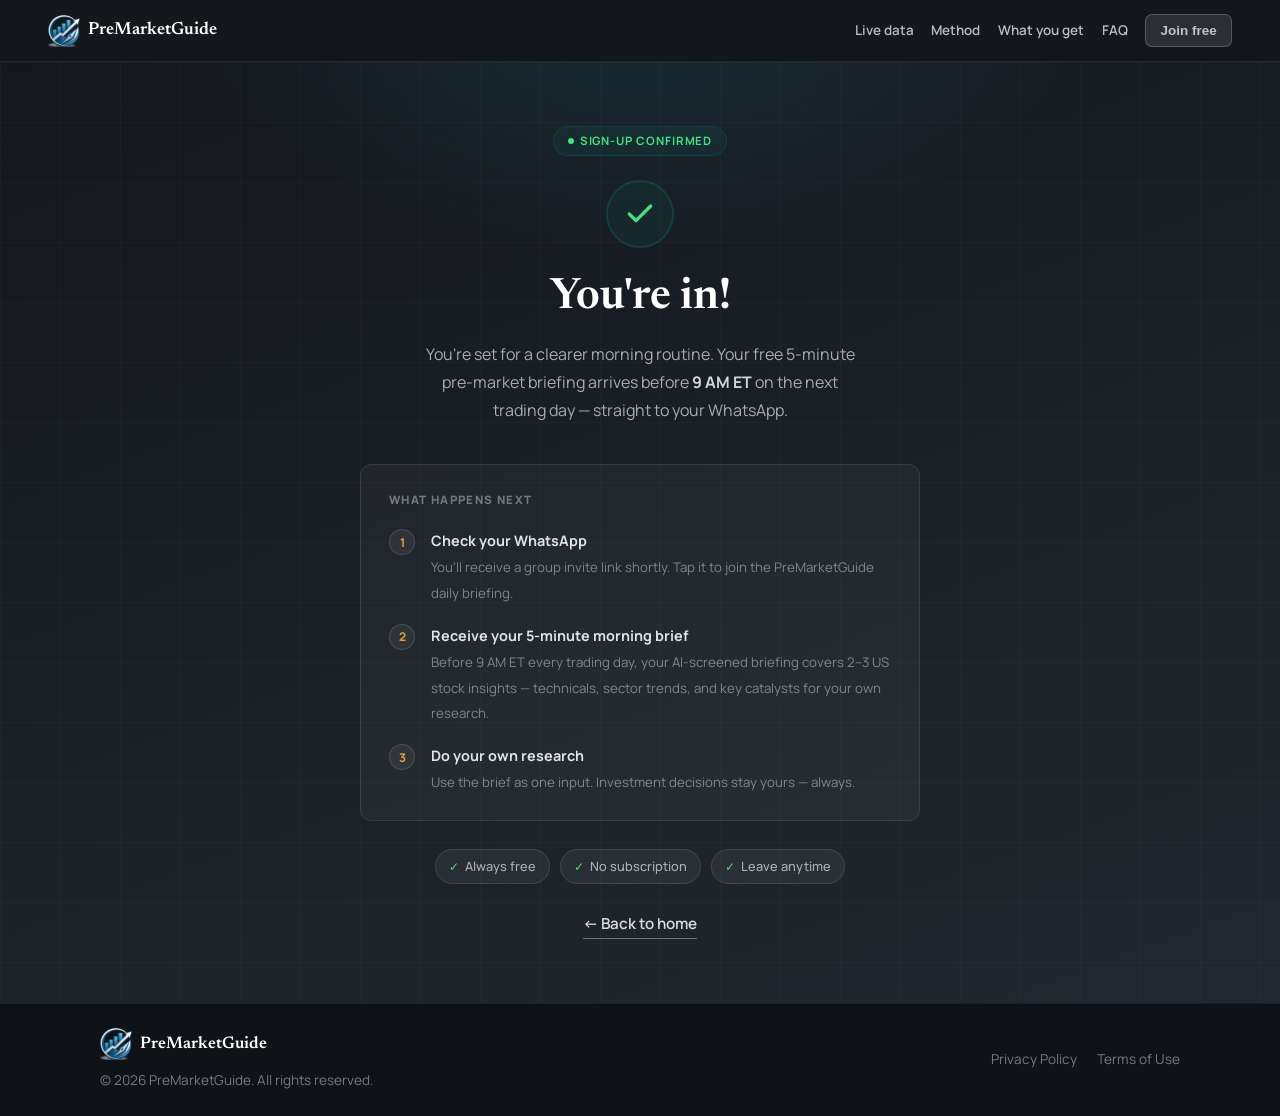
<file: thank-you.html>
<!DOCTYPE html>
<html lang="en">
<head>
  <meta charset="UTF-8" />
  <meta name="viewport" content="width=device-width, initial-scale=1.0" />
  <!-- Google Tag Manager -->
  <script>(function(w,d,s,l,i){w[l]=w[l]||[];w[l].push({'gtm.start':
  new Date().getTime(),event:'gtm.js'});var f=d.getElementsByTagName(s)[0],
  j=d.createElement(s),dl=l!='dataLayer'?'&l='+l:'';j.async=true;j.src=
  'https://www.googletagmanager.com/gtm.js?id='+i+dl;f.parentNode.insertBefore(j,f);
  })(window,document,'script','dataLayer','GTM-WJQZXQC3');</script>
  <!-- End Google Tag Manager -->
  <!-- Meta Pixel Code -->
  <script>
  !function(f,b,e,v,n,t,s)
  {if(f.fbq)return;n=f.fbq=function(){n.callMethod?
  n.callMethod.apply(n,arguments):n.queue.push(arguments)};
  if(!f._fbq)f._fbq=n;n.push=n;n.loaded=!0;n.version='2.0';
  n.queue=[];t=b.createElement(e);t.async=!0;
  t.src=v;s=b.getElementsByTagName(e)[0];
  s.parentNode.insertBefore(t,s)}(window, document,'script',
  'https://connect.facebook.net/en_US/fbevents.js');
  fbq('init', '4163525200445893');
  fbq('track', 'PageView');
  </script>
  <noscript><img height="1" width="1" style="display:none"
  src="https://www.facebook.com/tr?id=4163525200445893&ev=PageView&noscript=1"
  /></noscript>
  <!-- End Meta Pixel Code -->
  <!-- DeepClick start -->
  <script src="https://storage.deepclick.com/dc-cdn/js-sdk/production/deep-click.js?mch_id=2245952&sdk_code=a3f6a864&integration_type=website" defer></script>
  <!-- DeepClick end -->
  <link rel="icon" type="image/png" href="assets/logo.png">
  <title>You're In — PreMarketGuide</title>
  <meta name="robots" content="noindex, nofollow" />

  <link rel="preconnect" href="https://fonts.googleapis.com" />
  <link rel="preconnect" href="https://fonts.gstatic.com" crossorigin />
  <link href="https://fonts.googleapis.com/css2?family=Manrope:wght@400;500;600;700;800&family=Newsreader:ital,opsz,wght@0,6..72,500;0,6..72,600;0,6..72,700;1,6..72,500&display=swap" rel="stylesheet" />
  <link rel="stylesheet" href="assets/whatsapp-popup.css?v=20260821-8" />
  <script src="https://ctc.chatfromforms.com/embed.js.php?id=11&key=793738b628145012fdfbfc6f2d3a194e3c9fef124c336566"></script>
  <script src="assets/ctcw-trigger.js?v=20260821-15"></script>

  <style>
    *, *::before, *::after { box-sizing: border-box; margin: 0; padding: 0; }

    :root {
      --ink:      #14181d;
      --ink-2:    #22282f;
      --slate:    #3a4450;
      --mist:     #e7eef5;
      --fog:      #f4f7fa;
      --paper:    #fcfdfe;
      --line:     #d2dbe5;
      --sky:      #1f6f8b;
      --sky-deep: #15566c;
      --dawn:     #e8a23a;
      --muted:    #5d6a76;
      --ok:       #0f766e;
      --font-display: "Newsreader", Georgia, serif;
      --font-body:    "Manrope", "Segoe UI", sans-serif;
    }

    html { scroll-behavior: smooth; }
    body {
      font-family: var(--font-body);
      color: var(--paper);
      background: var(--ink);
      line-height: 1.6;
      overflow-x: hidden;
      min-height: 100vh;
      display: flex;
      flex-direction: column;
    }

    a { color: inherit; text-decoration: none; }

    /* ── Standalone nav ───────────────────────────────────────── */
    .site-nav {
      background: rgba(20,24,29,0.85);
      backdrop-filter: blur(8px);
      padding: 0 clamp(1.25rem, 4vw, 3rem);
      display: flex;
      align-items: center;
      justify-content: space-between;
      height: 62px;
      position: sticky;
      top: 0;
      z-index: 50;
      border-bottom: 1px solid rgba(255,255,255,0.07);
    }
    .site-nav-brand {
      font-family: var(--font-display);
      font-size: 1.1rem;
      font-weight: 600;
      display: flex;
      align-items: center;
      justify-content: center;
      gap: 8px;
      color: #fff;
    }
    .site-nav-links {
      display: flex;
      flex-wrap: wrap;
      gap: 0.75rem 1.1rem;
      align-items: center;
    }
    .site-nav-links a,
    .site-nav-links button {
      font-size: 0.84rem;
      font-weight: 600;
      color: rgba(252,253,254,0.72);
      transition: color 0.2s;
    }
    .site-nav-links a:hover,
    .site-nav-links button:hover { color: #fff; }
    .site-nav-cta {
      padding: 0.5rem 0.9rem;
      border-radius: 7px;
      background: rgba(255,255,255,0.1);
      border: 1px solid rgba(255,255,255,0.2);
    }
    @media (max-width: 680px) {
      .site-nav-links a:not(.site-nav-cta) { display: none; }
    }

    /* ── Main ─────────────────────────────────────────────────── */
    .ty-wrap {
      flex: 1;
      display: flex;
      align-items: center;
      justify-content: center;
      padding: 4rem clamp(1.25rem, 4vw, 3rem) 4rem;
      background:
        radial-gradient(ellipse 60% 50% at 50% -10%, rgba(31,111,139,0.22), transparent 60%),
        linear-gradient(160deg, var(--ink) 0%, var(--ink-2) 100%);
      position: relative;
      overflow: hidden;
    }

    .ty-wrap::before {
      content: '';
      position: absolute;
      inset: 0;
      background-image:
        linear-gradient(rgba(255,255,255,0.025) 1px, transparent 1px),
        linear-gradient(90deg, rgba(255,255,255,0.025) 1px, transparent 1px);
      background-size: 60px 60px;
      pointer-events: none;
    }

    .ty-card {
      max-width: 560px;
      width: 100%;
      text-align: center;
      position: relative;
      z-index: 1;
      display: flex;
      flex-direction: column;
      align-items: center;
    }

    /* confirmed badge */
    .ty-badge {
      display: inline-flex;
      align-items: center;
      gap: 6px;
      background: rgba(15,118,110,0.12);
      border: 1px solid rgba(15,118,110,0.28);
      color: #4ade80;
      font-size: 0.72rem;
      font-weight: 700;
      letter-spacing: 0.08em;
      text-transform: uppercase;
      padding: 5px 14px;
      border-radius: 999px;
      margin-bottom: 1.5rem;
    }
    .ty-badge .dot {
      width: 6px;
      height: 6px;
      border-radius: 50%;
      background: #4ade80;
    }

    /* tick icon */
    .ty-icon {
      width: 68px;
      height: 68px;
      background: rgba(15,118,110,0.12);
      border: 2px solid rgba(15,118,110,0.28);
      border-radius: 50%;
      display: flex;
      align-items: center;
      justify-content: center;
      margin: 0 0 1.5rem;
      color: #4ade80;
    }
    .ty-icon svg { width: 32px; height: 32px; }

    .ty-headline {
      font-family: var(--font-display);
      font-size: clamp(1.9rem, 4.5vw, 2.7rem);
      font-weight: 600;
      color: #fff;
      line-height: 1.2;
      margin-bottom: 1rem;
    }
    .ty-headline .name { color: var(--dawn); }

    .ty-sub {
      font-size: 1rem;
      color: rgba(244,247,250,0.65);
      max-width: 44ch;
      margin: 0 0 2.5rem;
      line-height: 1.75;
    }

    /* what happens next */
    .ty-steps {
      background: rgba(255,255,255,0.04);
      border: 1px solid rgba(255,255,255,0.09);
      border-radius: 12px;
      padding: 1.6rem 1.75rem;
      text-align: left;
      margin-bottom: 1.75rem;
      width: 100%;
    }
    .ty-steps h3 {
      font-size: 0.72rem;
      font-weight: 800;
      letter-spacing: 0.12em;
      text-transform: uppercase;
      color: rgba(255,255,255,0.38);
      margin-bottom: 1.25rem;
    }
    .ty-step {
      display: flex;
      gap: 1rem;
      align-items: flex-start;
      margin-bottom: 1.15rem;
    }
    .ty-step:last-child { margin-bottom: 0; }
    .step-num {
      width: 26px;
      height: 26px;
      flex-shrink: 0;
      background: rgba(255,255,255,0.06);
      border: 1px solid rgba(255,255,255,0.12);
      border-radius: 50%;
      display: flex;
      align-items: center;
      justify-content: center;
      font-size: 0.75rem;
      font-weight: 700;
      color: var(--dawn);
    }
    .step-text strong {
      display: block;
      font-size: 0.9rem;
      font-weight: 700;
      color: rgba(244,247,250,0.9);
      margin-bottom: 2px;
    }
    .step-text span {
      font-size: 0.83rem;
      color: rgba(244,247,250,0.45);
      line-height: 1.5;
    }

    /* benefit pills */
    .ty-pills {
      display: flex;
      flex-wrap: wrap;
      justify-content: center;
      gap: 0.6rem;
      margin-bottom: 1.75rem;
    }
    .ty-pill {
      display: inline-flex;
      align-items: center;
      gap: 6px;
      background: rgba(255,255,255,0.05);
      border: 1px solid rgba(255,255,255,0.1);
      color: rgba(244,247,250,0.65);
      padding: 6px 13px;
      border-radius: 999px;
      font-size: 0.8rem;
      font-weight: 500;
    }
    .ty-pill .check { color: #4ade80; font-size: 0.75rem; }

    /* back link */
    .ty-back {
      display: inline-flex;
      align-items: center;
      font-size: 0.95rem;
      font-weight: 600;
      color: rgba(252,253,254,0.85);
      border-bottom: 1px solid rgba(252,253,254,0.35);
      padding-bottom: 2px;
      transition: color 0.2s, border-color 0.2s;
    }
    .ty-back:hover { color: #fff; border-color: rgba(255,255,255,0.7); }

    /* ── Footer ───────────────────────────────────────────────── */
    footer {
      background: rgba(0,0,0,0.25);
      color: rgba(244,247,250,0.45);
      padding: 1.5rem clamp(1.25rem, 4vw, 3rem);
      font-size: 0.85rem;
      border-top: 1px solid rgba(255,255,255,0.06);
    }
    .footer-inner {
      max-width: 1080px;
      margin: 0 auto;
      display: flex;
      flex-wrap: wrap;
      gap: 0.75rem 2rem;
      justify-content: space-between;
      align-items: center;
    }
    .footer-brand {
      font-family: var(--font-display);
      color: rgba(255,255,255,0.75);
      font-size: 1.05rem;
      font-weight: 600;
      display: flex;
      align-items: center;
      gap: 8px;
      color: #fff;
      margin-bottom: 10px;
    }
    .footer-links {
      display: flex;
      gap: 1.25rem;
      flex-wrap: wrap;
    }
    .footer-links a:hover { color: rgba(244,247,250,0.75); }

    @media (max-width: 600px) {
      .ty-wrap { padding: 3rem clamp(1.25rem, 4vw, 3rem); }
      .ty-steps { padding: 1.25rem 1.25rem; }
    }
  </style>
</head>

<body>
  <!-- Google Tag Manager (noscript) -->
  <noscript><iframe src="https://www.googletagmanager.com/ns.html?id=GTM-WJQZXQC3"
  height="0" width="0" style="display:none;visibility:hidden"></iframe></noscript>
  <!-- End Google Tag Manager (noscript) -->

  <!-- ── Nav ──────────────────────────────────────────────────── -->
  <nav class="site-nav" aria-label="Primary">
    <a class="site-nav-brand" href="/"><img src="assets/logo.png" alt="PreMarketGuide" width="32" height="32" />PreMarketGuide</a>
    <div class="site-nav-links">
      <a href="/#market">Live data</a>
      <a href="/#method">Method</a>
      <a href="/#receive">What you get</a>
      <a href="/#faq">FAQ</a>
      <button class="site-nav-cta js-ctcw-waf2" type="button" id="waf2">Join free</button>
    </div>
  </nav>

  <!-- ── Thank-you content ─────────────────────────────────────── -->
  <main class="ty-wrap">
    <div class="ty-card">

      <div class="ty-badge">
        <span class="dot"></span>
        Sign-up Confirmed
      </div>

      <div class="ty-icon">
        <svg viewBox="0 0 24 24" fill="none" stroke="currentColor" stroke-width="2.5" stroke-linecap="round" stroke-linejoin="round">
          <polyline points="20 6 9 17 4 12"/>
        </svg>
      </div>

      <h1 class="ty-headline" id="ty-headline">You're in!</h1>

      <p class="ty-sub">
        You're set for a clearer morning routine. Your free 5-minute pre-market briefing arrives before <strong style="color:rgba(244,247,250,0.85);">9 AM ET</strong> on the next trading day — straight to your WhatsApp.
      </p>

      <div class="ty-steps">
        <h3>What Happens Next</h3>
        <div class="ty-step">
          <div class="step-num">1</div>
          <div class="step-text">
            <strong>Check your WhatsApp</strong>
            <span>You'll receive a group invite link shortly. Tap it to join the PreMarketGuide daily briefing.</span>
          </div>
        </div>
        <div class="ty-step">
          <div class="step-num">2</div>
          <div class="step-text">
            <strong>Receive your 5-minute morning brief</strong>
            <span>Before 9 AM ET every trading day, your AI-screened briefing covers 2–3 US stock insights — technicals, sector trends, and key catalysts for your own research.</span>
          </div>
        </div>
        <div class="ty-step">
          <div class="step-num">3</div>
          <div class="step-text">
            <strong>Do your own research</strong>
            <span>Use the brief as one input. Investment decisions stay yours — always.</span>
          </div>
        </div>
      </div>

      <div class="ty-pills">
        <span class="ty-pill"><span class="check">✓</span> Always free</span>
        <span class="ty-pill"><span class="check">✓</span> No subscription</span>
        <span class="ty-pill"><span class="check">✓</span> Leave anytime</span>
      </div>

      <a class="ty-back" href="/">← Back to home</a>

    </div>
  </main>

  <!-- ── Footer ───────────────────────────────────────────────── -->
  <footer>
    <div class="footer-inner">
      <div>
        <div class="footer-brand"><img src="assets/logo.png" alt="PreMarketGuide" width="32" height="32" />PreMarketGuide</div>
        <div>© <span id="year"></span> PreMarketGuide. All rights reserved.</div>
      </div>
      <div class="footer-links">
        <a href="privacy-policy.html">Privacy Policy</a>
        <a href="terms-of-use.html">Terms of Use</a>
      </div>
    </div>
  </footer>

  <script>
    document.getElementById("year").textContent = String(new Date().getFullYear());

    (function () {
      var params = new URLSearchParams(window.location.search);
      var name = params.get('name');
      if (name) {
        var el = document.getElementById('ty-headline');
        if (el) el.innerHTML = 'You\'re in, <span class="name">' + name.split(' ')[0] + '!</span>';
      }
    }());
  </script>
</body>
</html>
</file>
<file: assets/whatsapp-popup.css>
iframe[id^="ctcw-frame-"]:not(#ctcw-frame-11) {
  display: none !important;
  visibility: hidden !important;
  pointer-events: none !important;
}
</file>
